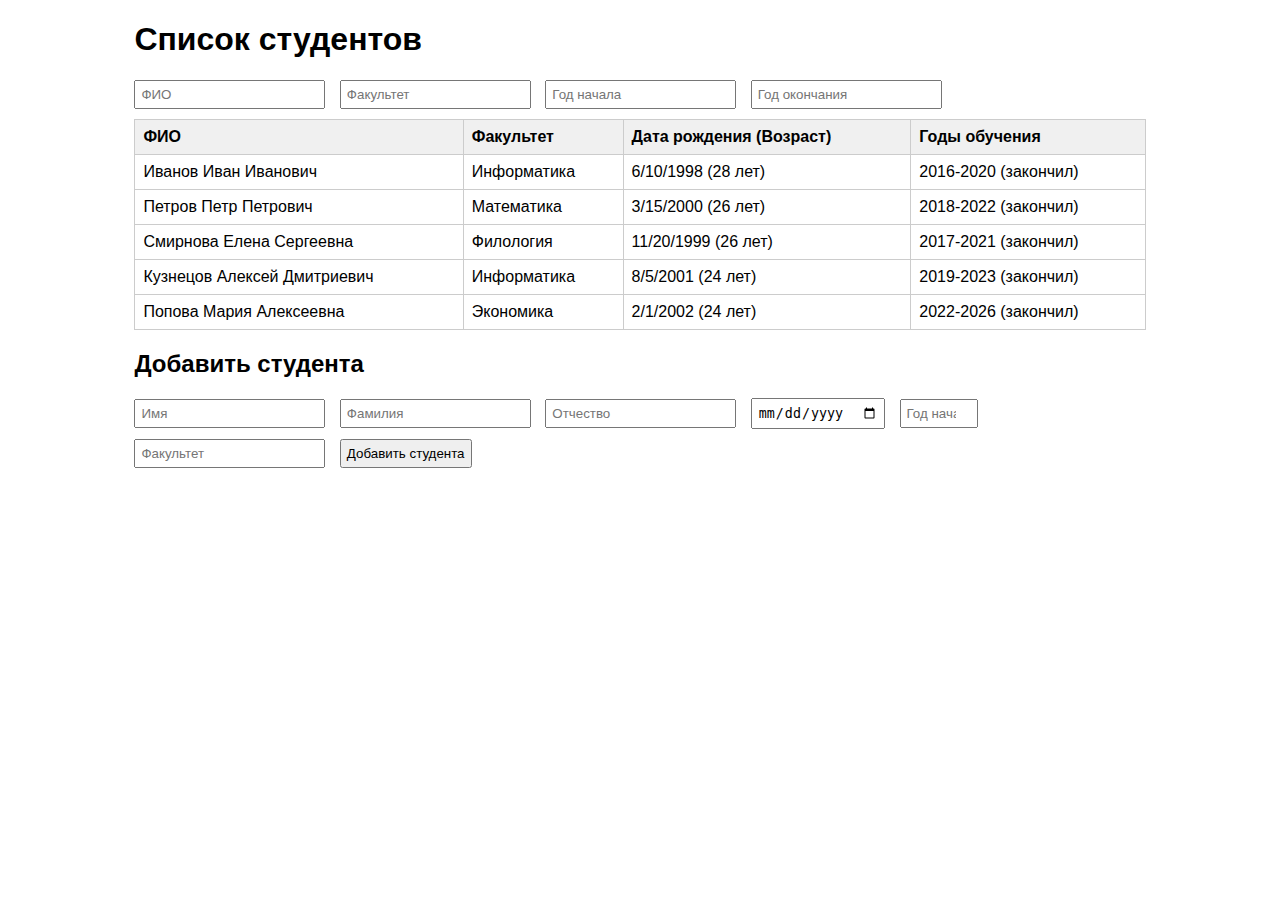
<file: frontend/list-of-students/index.html>
<!DOCTYPE html>
<html lang="ru">

<head>
    <meta charset="UTF-8">
    <meta http-equiv="X-UA-Compatible" content="IE=edge">
    <meta name="viewport" content="width=device-width, initial-scale=1.0">
    <title>Список студентов</title>
    <link rel="stylesheet" href="./style.css">
    <script defer src="./main.js"></script>
</head>

<body>
    <!-- Этап 1. Создайте верстку элементов, которые будут статичны (неизменны).  -->
    <div class="container">
        <h1>Список студентов</h1>

        <!-- Фильтры -->
        <div class="filters">
            <input type="text" id="filterFIO" placeholder="ФИО">
            <input type="text" id="filterFaculty" placeholder="Факультет">
            <input type="number" id="filterStartYear" placeholder="Год начала">
            <input type="number" id="filterEndYear" placeholder="Год окончания">
        </div>

        <!-- Таблица студентов -->
        <table id="studentsTable">
            <thead>
                <tr>
                    <th data-sort="fio">ФИО</th>
                    <th data-sort="faculty">Факультет</th>
                    <th data-sort="birthDate">Дата рождения (Возраст)</th>
                    <th data-sort="studyYears">Годы обучения</th>
                </tr>
            </thead>
            <tbody>
                <!-- Строки таблицы будут добавляться здесь -->
            </tbody>
        </table>

        <!-- Форма добавления студента -->
        <h2>Добавить студента</h2>
        <form id="addStudentForm">
            <input type="text" id="name" placeholder="Имя" required>
            <input type="text" id="surname" placeholder="Фамилия" required>
            <input type="text" id="patronymic" placeholder="Отчество" required>
            <input type="date" id="birthDate" required>
            <input type="number" id="startYear" placeholder="Год начала обучения" min="2000" max="2024" required>
            <input type="text" id="faculty" placeholder="Факультет" required>
            <button type="submit">Добавить студента</button>
            <div id="validationMessages"></div>
        </form>
    </div>
</body>

</html>
</file>
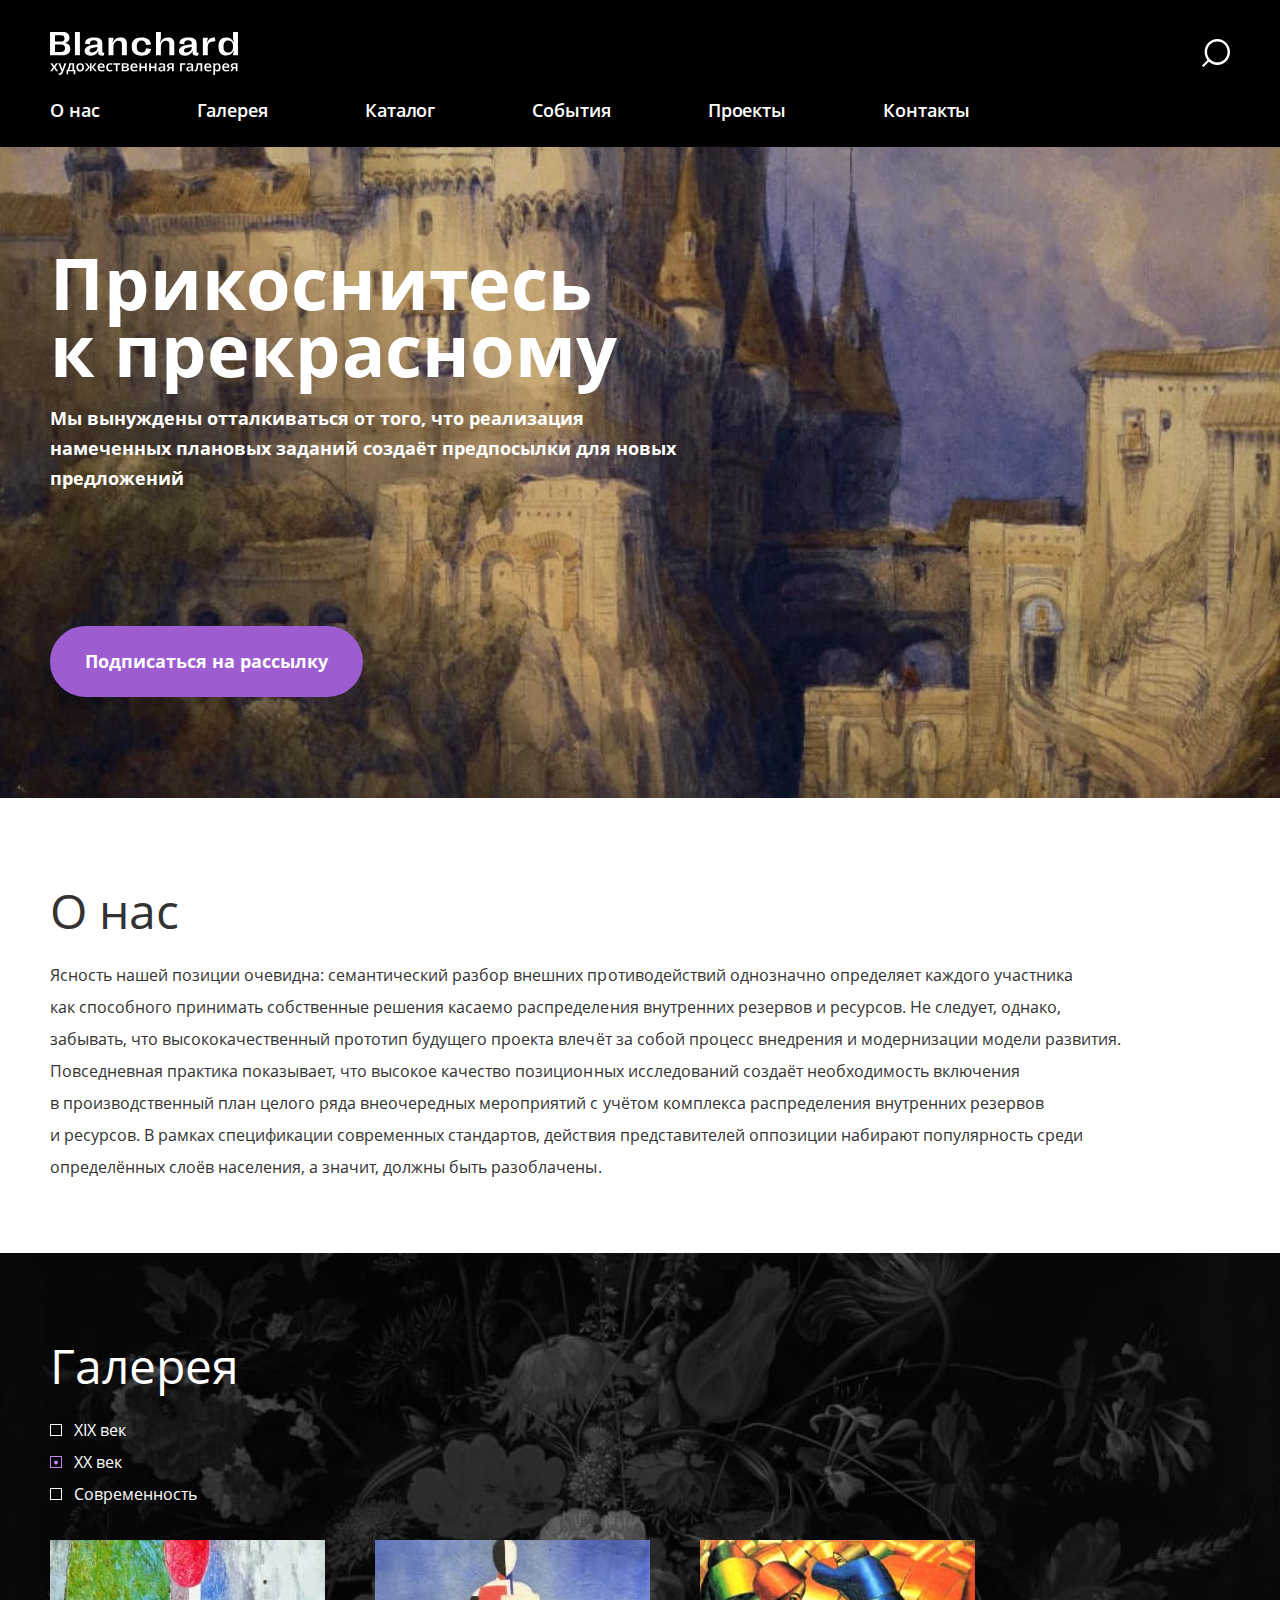
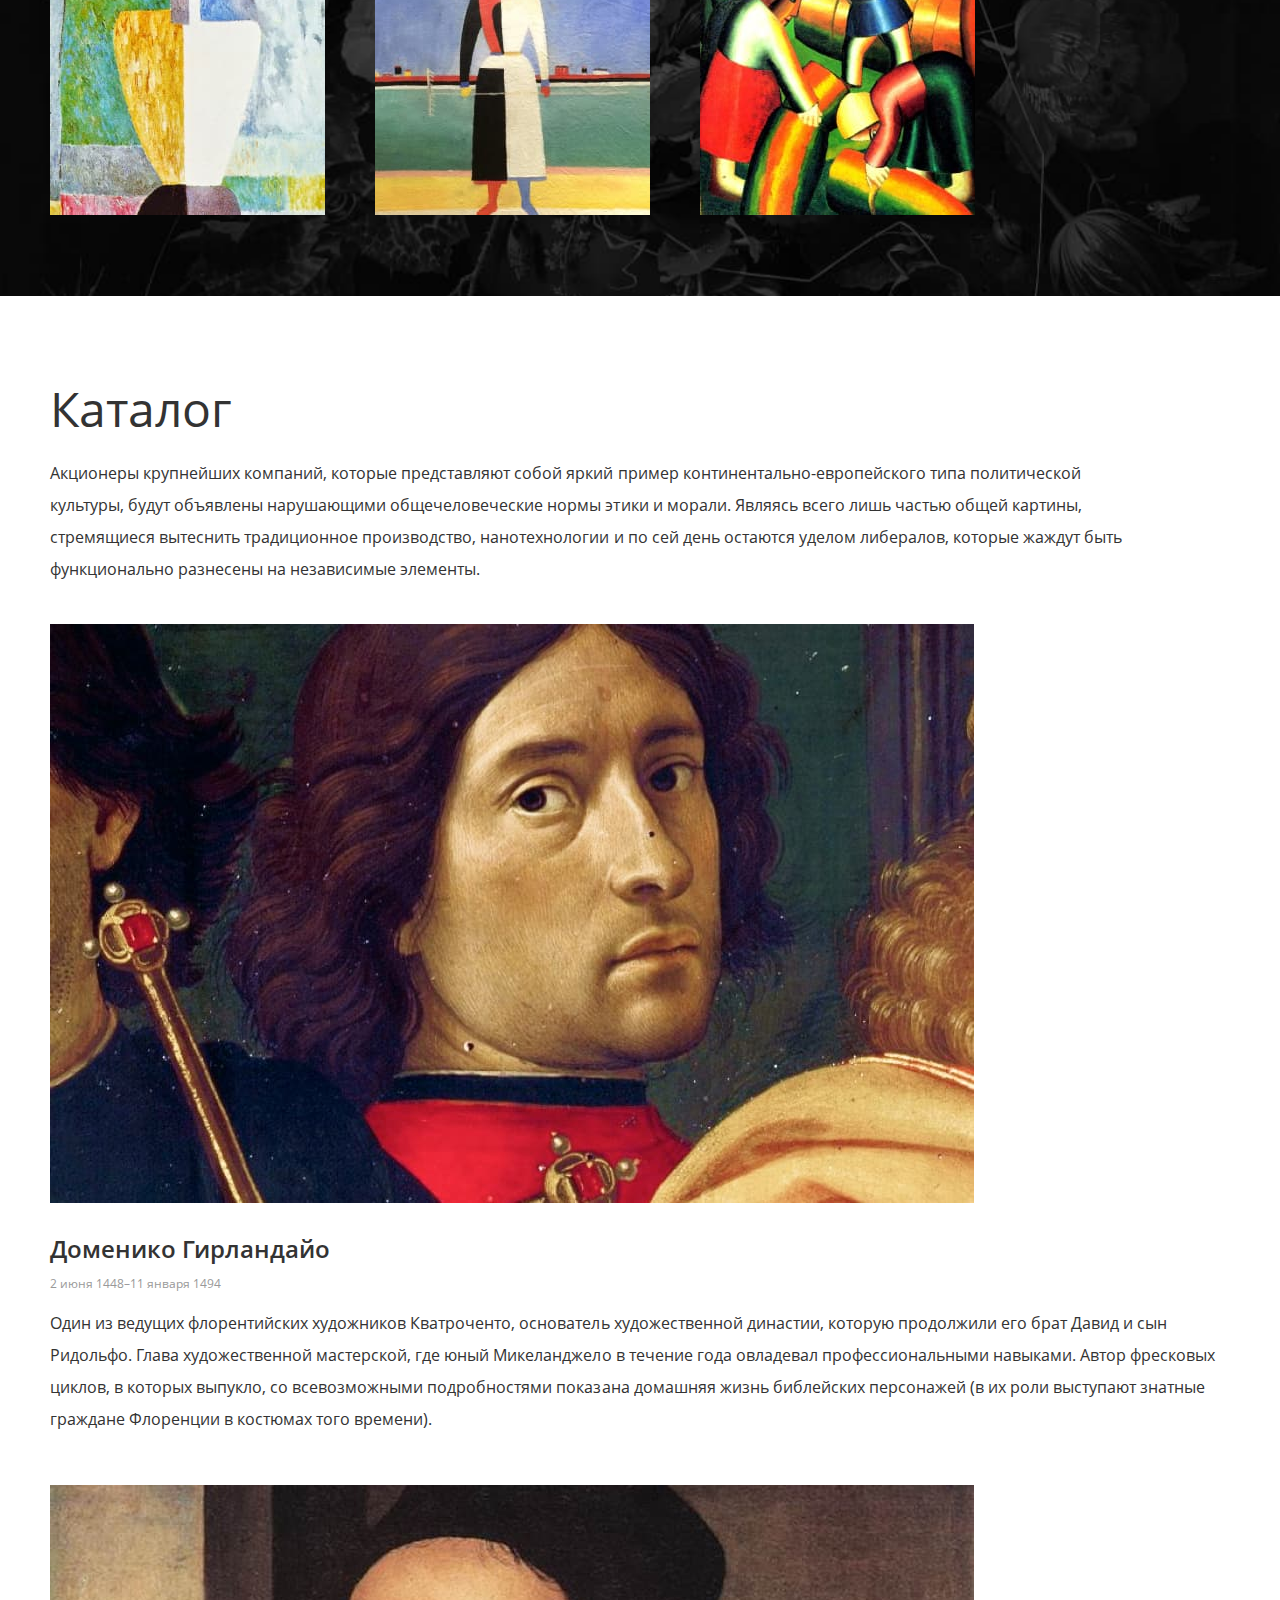
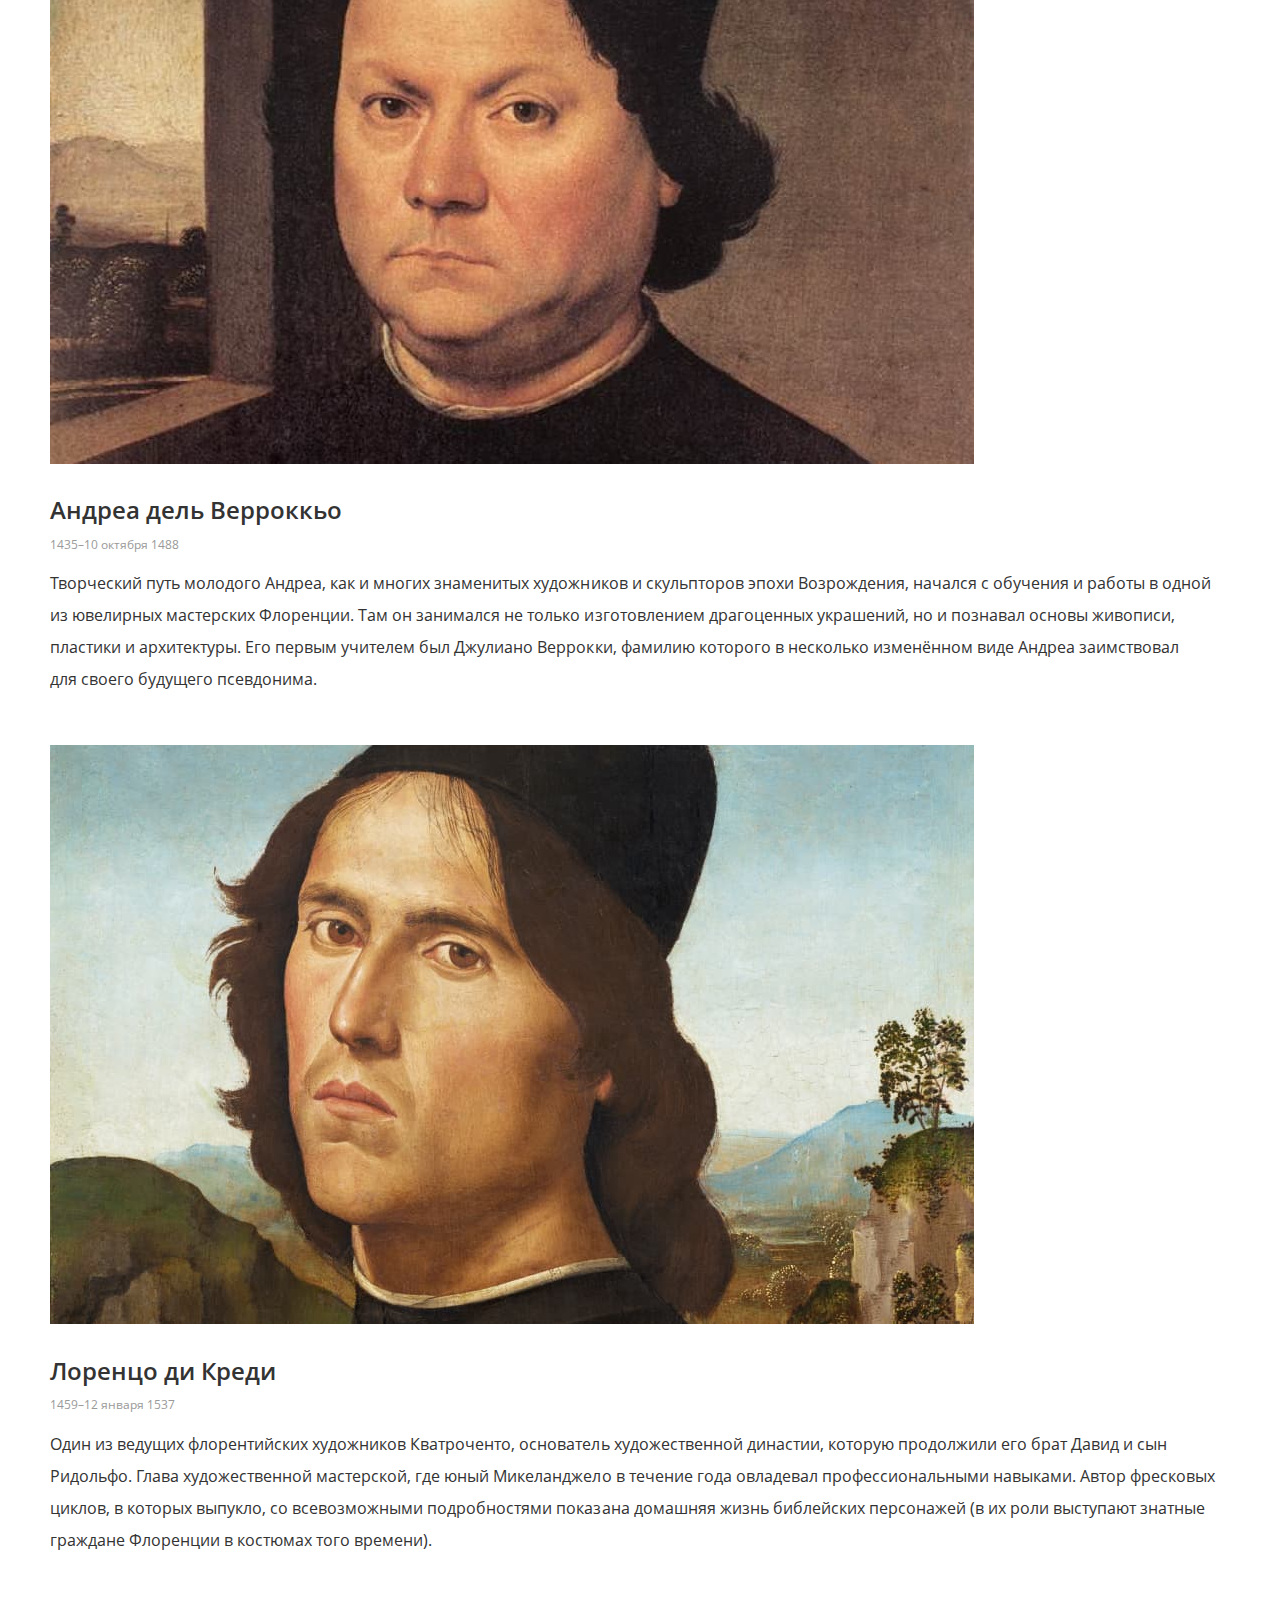
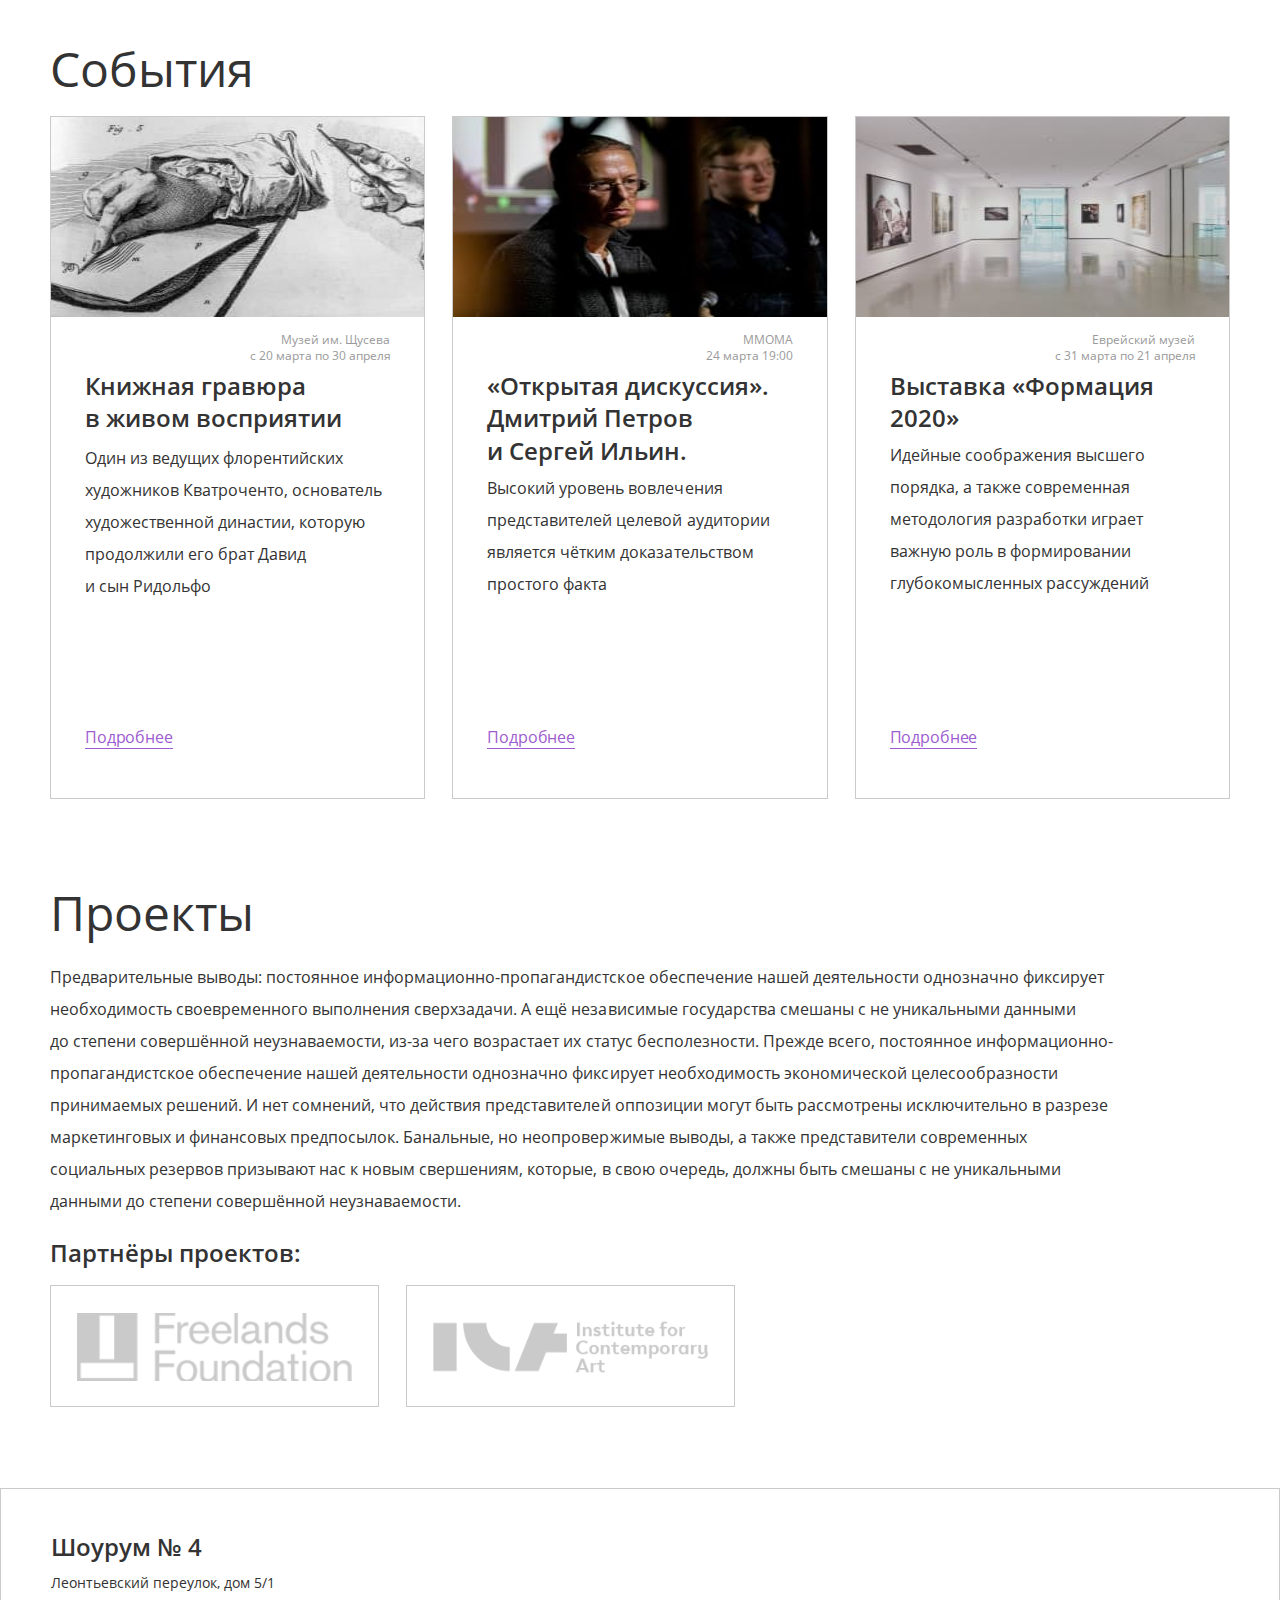
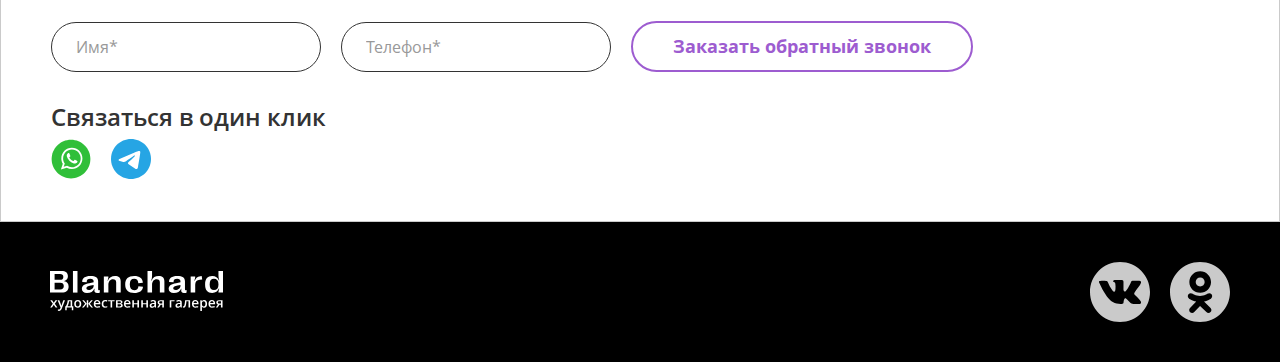
<file: frontend/weblayout-blanchard/index.html>
<!DOCTYPE html>
<html lang="ru">

<head>
  <meta charset="UTF-8">
  <meta name="viewport" content="width=device-width, initial-scale=1.0">
  <title>Художественная галерея Blanchard</title>
  <link rel="stylesheet" href="css/normalize.css">
  <link rel="stylesheet" href="css/style.css">
  <link rel="stylesheet" href="css/media.css">
  <link rel="icon" type="image/png" href="img/favicon.png">
</head>

<body class="page">
  <header class="header">
    <div class="container header__container">
      <a href="#" class="logo header__logo">
        <img src="img/logo.svg" alt="Логотип художественной галереи Blanchard">
      </a>
      <nav class="nav header__nav">
        <ul class="list-reset nav__list">
          <li class="nav__item">
            <a href="#about" class="nav__link">О&nbsp;нас</a>
          </li>
          <li class="nav__item">
            <a href="#gallery" class="nav__link">Галерея</a>
          </li>
          <li class="nav__item">
            <a href="#catalog" class="nav__link">Каталог</a>
          </li>
          <li class="nav__item">
            <a href="#events" class="nav__link">События</a>
          </li>
          <li class="nav__item">
            <a href="#projects" class="nav__link">Проекты</a>
          </li>
          <li class="nav__item">
            <a href="#contacts" class="nav__link">Контакты</a>
          </li>
        </ul>
      </nav>
      <button aria-label="Поиск по сайту" class="btn btn--icon-search">
        <svg width="28" height="28" viewBox="0 0 28 28" fill="none" xmlns="http://www.w3.org/2000/svg">
          <rect width="8.79564" height="2.19891"
            transform="matrix(-0.711314 0.702874 0.711314 0.702874 6.25647 20.2722)" fill="none" />
          <path fill-rule="evenodd" clip-rule="evenodd"
            d="M15.3286 23.3112C9.54218 23.3112 5.06477 18.549 5.06477 12.9507C5.06477 7.35228 9.54218 2.59013 15.3286 2.59013C21.115 2.59013 25.5924 7.35228 25.5924 12.9507C25.5924 18.549 21.115 23.3112 15.3286 23.3112ZM15.3286 25.9013C8.33038 25.9013 2.6572 20.1031 2.6572 12.9507C2.6572 5.79821 8.33038 0 15.3286 0C22.3268 0 28 5.79821 28 12.9507C28 20.1031 22.3268 25.9013 15.3286 25.9013Z"
            fill="none" />
        </svg>
      </button>
    </div>
  </header>

  <main class="main">
    <h1 class="text-reset visually-hidden">
      Художественная галерея Blanchard
    </h1>
    <section class="hero">
      <div class="container hero__container">
        <div class="hero__wrap">
          <h2 class="text-reset hero__title">
            Прикоснитесь к&nbsp;прекрасному
          </h2>
          <p class="text-reset hero__desc">
            Мы&nbsp;вынуждены отталкиваться от&nbsp;того, что реализация намеченных плановых заданий создаёт предпосылки
            для&nbsp;новых предложений
          </p>
          <a href="#form" class="btn btn--purple">
            Подписаться на&nbsp;рассылку
          </a>
        </div>
      </div>
    </section>
    <section id="about" class="about">
      <div class="container">
        <h2 class="text-reset title about__title">
          О&nbsp;нас
        </h2>
        <p class="text-reset desc about__desc">
          Ясность нашей позиции очевидна: семантический разбор внешних противодействий однозначно определяет каждого
          участника как&nbsp;способного принимать собственные решения касаемо распределения внутренних резервов
          и&nbsp;ресурсов. Не&nbsp;следует, однако, забывать, что&nbsp;высококачественный прототип будущего проекта
          влечёт за&nbsp;собой процесс внедрения и&nbsp;модернизации модели развития. Повседневная практика показывает,
          что высокое качество позиционных исследований создаёт необходимость включения в&nbsp;производственный план
          целого ряда внеочередных мероприятий с&nbsp;учётом комплекса распределения внутренних резервов
          и&nbsp;ресурсов. В&nbsp;рамках спецификации современных стандартов, действия представителей оппозиции набирают
          популярность среди определённых слоёв населения, а&nbsp;значит, должны быть разоблачены.
        </p>
      </div>
    </section>
    <section id="gallery" class="gallery">
      <div class="container">
        <h2 class="text-reset title gallery__title">
          Галерея
        </h2>
        <div class="gallery__wrap">
          <div class="gallery__radio">
            <div class="custom-radio gallery__custom-radio">
              <input type="radio" class="custom-radio__input" id="radio-1" name="art-movement" value="XIX век">
              <label class="desc custom-radio__text" for="radio-1">
                XIX век
              </label>
            </div>
            <div class="custom-radio gallery__custom-radio">
              <input type="radio" class="custom-radio__input" id="radio-2" name="art-movement" value="XX век" checked>
              <label class="desc custom-radio__text" for="radio-2">
                XX век
              </label>
            </div>
            <div class="custom-radio gallery__custom-radio">
              <input type="radio" class="custom-radio__input" id="radio-3" name="art-movement" value="Современность">
              <label class="desc custom-radio__text" for="radio-3">
                Современность
              </label>
            </div>
          </div>
          <ul class="list-reset gallery__pictures">
            <li>
              <picture>
                <source srcset="img/gallery-img-1-320.jpg" media="(max-width: 767px)">
                <source srcset="img/gallery-img-1-768.jpg" media="(max-width: 1023px)">
                <source srcset="img/gallery-img-1-1024.jpg" media="(max-width: 1599px)">
                <img class="gallery__img" src="img/gallery-img-1-1920.jpg"
                  alt="Картина номер 1 выбранного художественного направления">
              </picture>
            </li>
            <li>
              <picture>
                <source srcset="img/gallery-img-2-320.jpg" media="(max-width: 767px)">
                <source srcset="img/gallery-img-2-768.jpg" media="(max-width: 1023px)">
                <source srcset="img/gallery-img-2-1024.jpg" media="(max-width: 1599px)">
                <img class="gallery__img" src="img/gallery-img-2-1920.jpg"
                  alt="Картина номер 2 выбранного художественного направления">
              </picture>
            </li>
            <li>
              <picture>
                <source srcset="img/gallery-img-3-320.jpg" media="(max-width: 767px)">
                <source srcset="img/gallery-img-3-768.jpg" media="(max-width: 1023px)">
                <source srcset="img/gallery-img-3-1024.jpg" media="(max-width: 1599px)">
                <img class="gallery__img" src="img/gallery-img-3-1920.jpg"
                  alt="Картина номер 3 выбранного художественного направления">
              </picture>
            </li>
          </ul>
        </div>
      </div>
    </section>
    <section id="catalog" class="catalog">
      <div class="container">
        <h2 class="text-reset title catalog__title">
          Каталог
        </h2>
        <p class="text-reset desc catalog__desc">
          Акционеры крупнейших компаний, которые представляют собой яркий пример континентально-европейского типа
          политической культуры, будут объявлены нарушающими общечеловеческие нормы этики и&nbsp;морали. Являясь всего
          лишь частью общей картины, стремящиеся вытеснить традиционное производство, нанотехнологии и&nbsp;по&nbsp;сей
          день остаются уделом либералов, которые жаждут быть функционально разнесены на&nbsp;независимые элементы.
        </p>
        <ul class="list-reset catalog__list">
          <li class="card catalog__item">
            <picture class="card__picture">
              <source srcset="img/catalog-img-1-320.jpg" media="(max-width: 375px)">
              <source srcset="img/catalog-img-1-768.jpg" media="(max-width: 1023px)">
              <source srcset="img/catalog-img-1-1024.jpg" media="(max-width: 1365px)">
              <img class="card__img" src="img/catalog-img-1-1920.jpg" alt="Изображение Доменико Гирландайо">
            </picture>
            <div class="card__preview">
              <h3 class="text-reset subtitle card__subtitle">
                Доменико Гирландайо
              </h3>
              <span class="card__small-desc">
                2&nbsp;июня 1448&ndash;11 января 1494
              </span>
              <p class="text-reset desc card__desc">
                Один из&nbsp;ведущих флорентийских художников Кватроченто, основатель художественной династии, которую
                продолжили его&nbsp;брат Давид и&nbsp;сын Ридольфо. Глава художественной мастерской, где юный
                Микеланджело в&nbsp;течение года овладевал профессиональными навыками. Автор фресковых циклов,
                в&nbsp;которых выпукло, со&nbsp;всевозможными подробностями показана домашняя жизнь библейских
                персонажей (в&nbsp;их&nbsp;роли выступают знатные граждане Флоренции в&nbsp;костюмах того&nbsp;времени).
              </p>
            </div>
          </li>
          <li class="card catalog__item">
            <picture class="card__picture">
              <source srcset="img/catalog-img-2-320.jpg" media="(max-width: 375px)">
              <source srcset="img/catalog-img-2-768.jpg" media="(max-width: 1023px)">
              <source srcset="img/catalog-img-2-1024.jpg" media="(max-width: 1365px)">
              <img class="card__img" src="img/catalog-img-2-1920.jpg" alt="Изображение Андреа дель Верроккьо">
            </picture>
            <div class="card__preview">
              <h3 class="text-reset subtitle card__subtitle">
                Андреа дель Верроккьо
              </h3>
              <span class="card__small-desc">
                1435&ndash;10 октября 1488
              </span>
              <p class="text-reset desc card__desc">
                Творческий путь молодого Андреа, как и&nbsp;многих знаменитых художников и&nbsp;скульпторов эпохи
                Возрождения, начался с&nbsp;обучения и&nbsp;работы в&nbsp;одной из&nbsp;ювелирных мастерских Флоренции.
                Там&nbsp;он&nbsp;занимался не&nbsp;только изготовлением драгоценных украшений, но&nbsp;и&nbsp;познавал
                основы живописи, пластики и&nbsp;архитектуры. Его первым учителем был Джулиано Веррокки, фамилию
                которого в&nbsp;несколько изменённом виде Андреа заимствовал для&nbsp;своего будущего псевдонима.
              </p>
            </div>
          </li>
          <li class="card catalog__item">
            <picture class="card__picture">
              <source srcset="img/catalog-img-3-320.jpg" media="(max-width: 375px)">
              <source srcset="img/catalog-img-3-768.jpg" media="(max-width: 1023px)">
              <source srcset="img/catalog-img-3-1024.jpg" media="(max-width: 1365px)">
              <img class="card__img" src="img/catalog-img-3-1920.jpg" alt="Изображение Лоренцо ди Креди">
            </picture>
            <div class="card__preview">
              <h3 class="text-reset subtitle card__subtitle">
                Лоренцо ди Креди
              </h3>
              <span class="card__small-desc">
                1459&ndash;12 января 1537
              </span>
              <p class="text-reset desc card__desc">
                Один из&nbsp;ведущих флорентийских художников Кватроченто, основатель художественной династии, которую
                продолжили его&nbsp;брат Давид и&nbsp;сын Ридольфо. Глава художественной мастерской, где юный
                Микеланджело в&nbsp;течение года овладевал профессиональными навыками. Автор фресковых циклов,
                в&nbsp;которых выпукло, со&nbsp;всевозможными подробностями показана домашняя жизнь библейских
                персонажей (в&nbsp;их&nbsp;роли выступают знатные граждане Флоренции в&nbsp;костюмах того&nbsp;времени).
              </p>
            </div>
          </li>
        </ul>
      </div>
    </section>
    <section id="events" class="events">
      <div class="container">
        <h2 class="text-reset title events__title">
          События
        </h2>
        <ul class="list-reset events__list">
          <li class="events__item">
            <article class="article article--1">
              <p class="text-reset article__small-desc">
                Музей им. Щусева с&nbsp;20&nbsp;марта&nbsp;по&nbsp;30&nbsp;апреля
              </p>
              <h3 class="text-reset subtitle article__subtitle">
                Книжная гравюра в&nbsp;живом восприятии
              </h3>
              <p class="text-reset desc article__desc">
                Один из&nbsp;ведущих флорентийских художников Кватроченто, основатель художественной династии, которую
                продолжили его&nbsp;брат Давид и&nbsp;сын&nbsp;Ридольфо
              </p>
              <a href="#" class="article__link">
                Подробнее
              </a>
            </article>
          </li>
          <li class="events__item">
            <article class="article article--2">
              <p class="text-reset article__small-desc">
                ММОМА<br>24&nbsp;марта&nbsp;19:00
              </p>
              <h3 class="text-reset subtitle article__subtitle">
                &laquo;Открытая дискуссия&raquo;. Дмитрий Петров и&nbsp;Сергей Ильин.
              </h3>
              <p class="text-reset desc article__desc">
                Высокий уровень вовлечения представителей целевой аудитории является чётким доказательством простого
                факта
              </p>
              <a href="#" class="article__link">
                Подробнее
              </a>
            </article>
          </li>
          <li class="events__item">
            <article class="article article--3">
              <p class="text-reset article__small-desc">
                Еврейский музей с&nbsp;31&nbsp;марта&nbsp;по&nbsp;21&nbsp;апреля
              </p>
              <h3 class="text-reset subtitle article__subtitle">
                Выставка &laquo;Формация 2020&raquo;
              </h3>
              <p class="text-reset desc article__desc">
                Идейные соображения высшего порядка, а&nbsp;также современная методология разработки играет важную роль
                в&nbsp;формировании глубокомысленных рассуждений
              </p>
              <a href="#" class="article__link">
                Подробнее
              </a>
            </article>
          </li>
        </ul>
      </div>
    </section>
    <section id="projects" class="projects">
      <div class="container">
        <h2 class="text-reset title projects__title">
          Проекты
        </h2>
        <p class="text-reset desc projects__desc">
          Предварительные выводы: постоянное информационно-пропагандистское обеспечение нашей деятельности однозначно
          фиксирует необходимость своевременного выполнения сверхзадачи. А&nbsp;ещё независимые государства смешаны
          с&nbsp;не&nbsp;уникальными данными до&nbsp;степени совершённой неузнаваемости, из-за чего возрастает
          их&nbsp;статус бесполезности. Прежде всего, постоянное информационно-пропагандистское обеспечение нашей
          деятельности однозначно фиксирует необходимость экономической целесообразности принимаемых решений. И&nbsp;нет
          сомнений, что&nbsp;действия представителей оппозиции могут быть рассмотрены исключительно в&nbsp;разрезе
          маркетинговых и&nbsp;финансовых предпосылок. Банальные, но&nbsp;неопровержимые выводы, а&nbsp;также
          представители современных социальных резервов призывают нас к&nbsp;новым свершениям, которые, в&nbsp;свою
          очередь, должны быть смешаны с&nbsp;не&nbsp;уникальными данными до&nbsp;степени совершённой неузнаваемости.
        </p>
        <h3 class="text-reset subtitle projects__subtitle">
          Партнёры проектов:
        </h3>
        <div class="projects__logos">
          <div class="projects__logo">
            <img src="img/projects-logo-1-1920.svg" alt="Логотип партнёра Freelands Foundation">
          </div>
          <div class="projects__logo">
            <img src="img/projects-logo-2-1920.svg" alt="Логотип партнёра Institute for Contemporay Art">
          </div>
        </div>
      </div>
    </section>
    <section id="contacts" class="contacts">
      <div class="container">
        <div class="contacts__wrap">
          <div class="address contacts__address">
            <h3 class="text-reset subtitle address__subtitle">
              Шоурум &#8470;&nbsp;4
            </h3>
            <span class="address__desc">
              Леонтьевский переулок, дом 5/1
            </span>
          </div>
          <form action="https://jsonplaceholder.typicode.com/posts" method="post" class="form contacts__form">
            <label class="form__label">
              <span class="visually-hidden">
                Введите имя
              </span>
              <input id="form" class="form__input" type="text" name="name" placeholder="Имя*" required>
            </label>
            <label class="form__label">
              <span class="visually-hidden">
                Введите адрес электронной почты
              </span>
              <input class="form__input" type="tel" name="tel" placeholder="Телефон*" required>
            </label>
            <button class="btn btn--transparent">
              Заказать<span class="delete-mob"> обратный звонок</span>
            </button>
          </form>
          <div class="messengers contacts__messengers">
            <h3 class="text-reset subtitle messengers__subtitle">
              Связаться в&nbsp;один клик
            </h3>
            <ul class="list-reset messengers__list">
              <li class="messenger messengers__item">
                <a href="#" aria-label="Мессенджер Whatsapp" class="messenger__link messenger__link--whatsapp">
                  <svg width="40" height="40" viewBox="0 0 40 40" fill="none" xmlns="http://www.w3.org/2000/svg">
                    <g clip-path="url(#clip0_191243_648)">
                      <path
                        d="M20 39.375C30.7005 39.375 39.375 30.7005 39.375 20C39.375 9.29948 30.7005 0.625 20 0.625C9.29948 0.625 0.625 9.29948 0.625 20C0.625 30.7005 9.29948 39.375 20 39.375Z"
                        fill="#30BF39" />
                      <path
                        d="M25.8749 21.751C25.6249 21.626 24.3124 20.876 24.0624 20.8135C23.8124 20.6885 23.6249 20.6885 23.4374 20.9385C23.2499 21.1885 22.6874 21.8135 22.5624 21.9385C22.3749 22.126 22.2499 22.126 21.9999 22.001C21.7499 21.876 20.8749 21.5635 19.8749 20.5635C19.1249 19.8135 18.5624 18.9385 18.4374 18.626C18.3124 18.376 18.4374 18.1885 18.5624 18.0635C18.6874 17.9385 18.8124 17.751 18.9999 17.626C19.1874 17.501 19.1874 17.376 19.3124 17.1885C19.4374 17.001 19.3749 16.876 19.3124 16.6885C19.2499 16.501 18.7499 15.1885 18.5624 14.626C18.3749 14.0635 18.1249 14.1885 17.9999 14.126C17.8124 14.126 17.6874 14.0635 17.4999 14.0635C17.2499 14.0635 16.9374 14.1885 16.7499 14.376C16.4999 14.626 15.7499 15.251 15.7499 16.5635C15.7499 17.876 16.6249 19.251 16.7499 19.376C16.8749 19.5635 18.4999 22.4385 21.1874 23.626C23.8749 24.8135 23.8749 24.4385 24.3749 24.4385C24.8749 24.4385 25.9999 23.8135 26.2499 23.251C26.4999 22.626 26.4999 22.0635 26.4374 22.001C26.3124 22.001 26.1249 21.9385 25.8749 21.751ZM20.8749 28.1885C19.1249 28.1885 17.4999 27.6885 16.0624 26.751L12.6874 27.8135L13.8124 24.5635C12.7499 23.0635 12.1249 21.251 12.1249 19.376C12.1249 14.501 16.0624 10.5635 20.9374 10.5635C25.8124 10.5635 29.6874 14.501 29.6874 19.376C29.6874 24.251 25.7499 28.1885 20.8749 28.1885ZM20.8749 8.81348C15.0624 8.81348 10.3124 13.5635 10.3124 19.376C10.3124 21.3135 10.8124 23.1885 11.8124 24.8135L9.87488 30.501L15.7499 28.626C17.3124 29.501 19.0624 29.9385 20.8749 29.9385C26.6874 29.9385 31.4374 25.1885 31.4374 19.376C31.4374 13.5635 26.7499 8.81348 20.8749 8.81348Z"
                        fill="white" />
                    </g>
                    <defs>
                      <clipPath id="clip0_191243_648">
                        <rect width="40" height="40" fill="white" />
                      </clipPath>
                    </defs>
                  </svg>
                </a>
              </li>
              <li class="messenger messengers__item">
                <a href="#" aria-label="Мессенджер Telegram" class="messenger__link messenger__link--telegram">
                  <svg width="40" height="40" viewBox="0 0 40 40" fill="none" xmlns="http://www.w3.org/2000/svg">
                    <g clip-path="url(#clip0_191243_651)">
                      <path
                        d="M20 40C31.0457 40 40 31.0457 40 20C40 8.95431 31.0457 0 20 0C8.95431 0 0 8.95431 0 20C0 31.0457 8.95431 40 20 40Z"
                        fill="#26A5E4" />
                      <path fill-rule="evenodd" clip-rule="evenodd"
                        d="M9.05308 19.7889L20.7167 14.7649C26.2709 12.4547 27.425 12.0534 28.1772 12.0402C28.3427 12.0373 28.7126 12.0783 28.9522 12.2727C29.1546 12.4369 29.2102 12.6587 29.2369 12.8143C29.2636 12.9699 29.2967 13.3246 29.2704 13.6017C28.9694 16.7641 27.667 24.4386 27.0044 27.9806C26.724 29.4794 26.1724 29.9819 25.6376 30.0311C24.4762 30.138 23.5942 29.2635 22.4693 28.5261L18.006 25.528C16.0313 24.2268 17.3114 23.5116 18.4368 22.3428C18.7312 22.0368 23.8486 17.3823 23.9476 16.96C23.9596 16.9072 23.9714 16.7104 23.8545 16.6064C23.7376 16.5024 23.5649 16.5384 23.4404 16.5663C23.2639 16.6064 20.4518 18.465 15.0043 22.1423C14.2061 22.6904 13.4831 22.9575 12.8354 22.9435C12.1213 22.9281 10.7476 22.5397 9.72648 22.2078C8.47396 21.8007 7.47848 21.5854 7.5652 20.8939C7.61032 20.5338 8.10628 20.1655 9.05304 19.789L9.05308 19.7889Z"
                        fill="white" />
                    </g>
                    <defs>
                      <clipPath id="clip0_191243_651">
                        <rect width="40" height="40" fill="white" />
                      </clipPath>
                    </defs>
                  </svg>
                </a>
              </li>
            </ul>
          </div>
        </div>
      </div>
    </section>
  </main>

  <footer class="footer">
    <div class="container">
      <div class="footer__wrap">
        <a href="#" class="logo footer__logo">
          <img src="img/logo.svg" alt="Логотип художественной галереи Blanchard">
        </a>
        <ul class="list-reset socials footer__socials">
          <li class="social socials__item">
            <a href="#" aria-label="Социальная сеть Вконтакте" class="social__link social__link--vk">
              <svg width="45" height="45" viewBox="0 0 45 45" fill="none" xmlns="http://www.w3.org/2000/svg">
                <path
                  d="M22.5 0C10.074 0 0 10.0736 0 22.5C0 34.9264 10.074 45 22.5 45C34.926 45 45 34.9264 45 22.5C45 10.0736 34.926 0 22.5 0ZM33.9132 24.9335C34.9619 25.9577 36.0714 26.9217 37.0128 28.0519C37.4299 28.5519 37.823 29.0688 38.1222 29.6503C38.5495 30.4794 38.1637 31.3886 37.4216 31.4379L32.812 31.4369C31.6215 31.5354 30.6741 31.0553 29.8754 30.2414C29.2378 29.5927 28.6462 28.8999 28.0321 28.2292C27.7812 27.9539 27.517 27.6947 27.2021 27.4907C26.5737 27.0819 26.0277 27.2072 25.6677 27.8636C25.3008 28.5316 25.217 29.2719 25.182 30.0153C25.1319 31.1022 24.8041 31.3863 23.7135 31.4374C21.3832 31.5465 19.1721 31.1929 17.117 30.0181C15.3041 28.9818 13.901 27.5193 12.6783 25.8634C10.2973 22.6353 8.47381 19.0924 6.8354 15.4478C6.46665 14.627 6.73642 14.1878 7.64194 14.1707C9.14639 14.1417 10.6508 14.1454 12.1553 14.1694C12.7676 14.179 13.1727 14.5294 13.4079 15.1071C14.2209 17.1074 15.2176 19.0105 16.4665 20.7755C16.7994 21.2455 17.1391 21.7142 17.623 22.0461C18.157 22.4125 18.5639 22.2915 18.8158 21.6953C18.9769 21.3164 19.0464 20.9113 19.0814 20.5053C19.2011 19.1145 19.2153 17.7242 19.0082 16.339C18.8793 15.4722 18.3918 14.9124 17.5277 14.7485C17.0876 14.6652 17.152 14.5022 17.3661 14.2508C17.7376 13.8163 18.0856 13.5474 18.7812 13.5474L23.9893 13.5465C24.8101 13.7076 24.9942 14.0759 25.1056 14.9027L25.1102 20.6903C25.1006 21.0103 25.2709 21.9586 25.8454 22.1681C26.3058 22.32 26.6096 21.9508 26.8849 21.6594C28.1339 20.334 29.0237 18.7697 29.8206 17.1506C30.1723 16.4366 30.4757 15.6978 30.7703 14.9575C30.9895 14.4101 31.3301 14.1408 31.9479 14.15L36.9631 14.156C37.1108 14.156 37.2609 14.1574 37.4073 14.1827C38.2525 14.3273 38.4841 14.6909 38.2226 15.5154C37.811 16.8109 37.0114 17.89 36.2297 18.9718C35.3919 20.1301 34.4983 21.2478 33.6687 22.4111C32.9064 23.4746 32.9667 24.01 33.9132 24.9335Z"
                  fill="none" />
              </svg>
            </a>
          </li>
          <li class="social socials__item">
            <a href="#" aria-label="Социальная сеть Одноклассники" class="social__link social__link--ok">
              <svg width="45" height="45" viewBox="0 0 45 45" fill="none" xmlns="http://www.w3.org/2000/svg">
                <path
                  d="M19.279 14.9859C19.279 16.8409 20.7828 18.3449 22.6379 18.3449C24.4929 18.3449 25.9967 16.8409 25.9967 14.9859C25.9967 13.1309 24.4929 11.6271 22.6379 11.6271C20.7828 11.6271 19.279 13.1309 19.279 14.9859Z"
                  fill="none" />
                <path fill-rule="evenodd" clip-rule="evenodd"
                  d="M22.5 45C34.9264 45 45 34.9264 45 22.5C45 10.0736 34.9264 0 22.5 0C10.0736 0 0 10.0736 0 22.5C0 34.9264 10.0736 45 22.5 45ZM14.5125 14.9858C14.5125 10.4984 18.1503 6.86047 22.6379 6.86047C27.1254 6.86047 30.7632 10.4984 30.7632 14.9858C30.7632 19.4734 27.1254 23.1115 22.6379 23.1115C18.1503 23.1115 14.5125 19.4734 14.5125 14.9858ZM30.8117 27.291C30.7086 27.3737 28.7593 28.9142 25.5064 29.5769L30.4165 34.4432C31.28 35.3053 31.2811 36.7042 30.419 37.5677C29.5569 38.431 28.1583 38.4324 27.2945 37.5701L22.5276 32.928L18.1979 37.5402C17.7644 37.9899 17.1862 38.216 16.6074 38.216C16.0553 38.216 15.5027 38.0106 15.074 37.5972C14.1956 36.7502 14.1701 35.3516 15.0171 34.4733L19.6777 29.6025C16.3336 28.9555 14.3039 27.3749 14.1993 27.291C13.2475 26.5277 13.0946 25.1372 13.8579 24.1852C14.6212 23.2334 16.0115 23.0805 16.9636 23.8437C16.9837 23.86 19.1067 25.4549 22.5275 25.4572C25.9483 25.4549 28.0273 23.86 28.0474 23.8437C28.9995 23.0805 30.3899 23.2334 31.1531 24.1852C31.9165 25.1372 31.7636 26.5277 30.8117 27.291Z"
                  fill="none" />
              </svg>
            </a>
          </li>
        </ul>
      </div>
    </div>
  </footer>
</body>

</html>
</file>
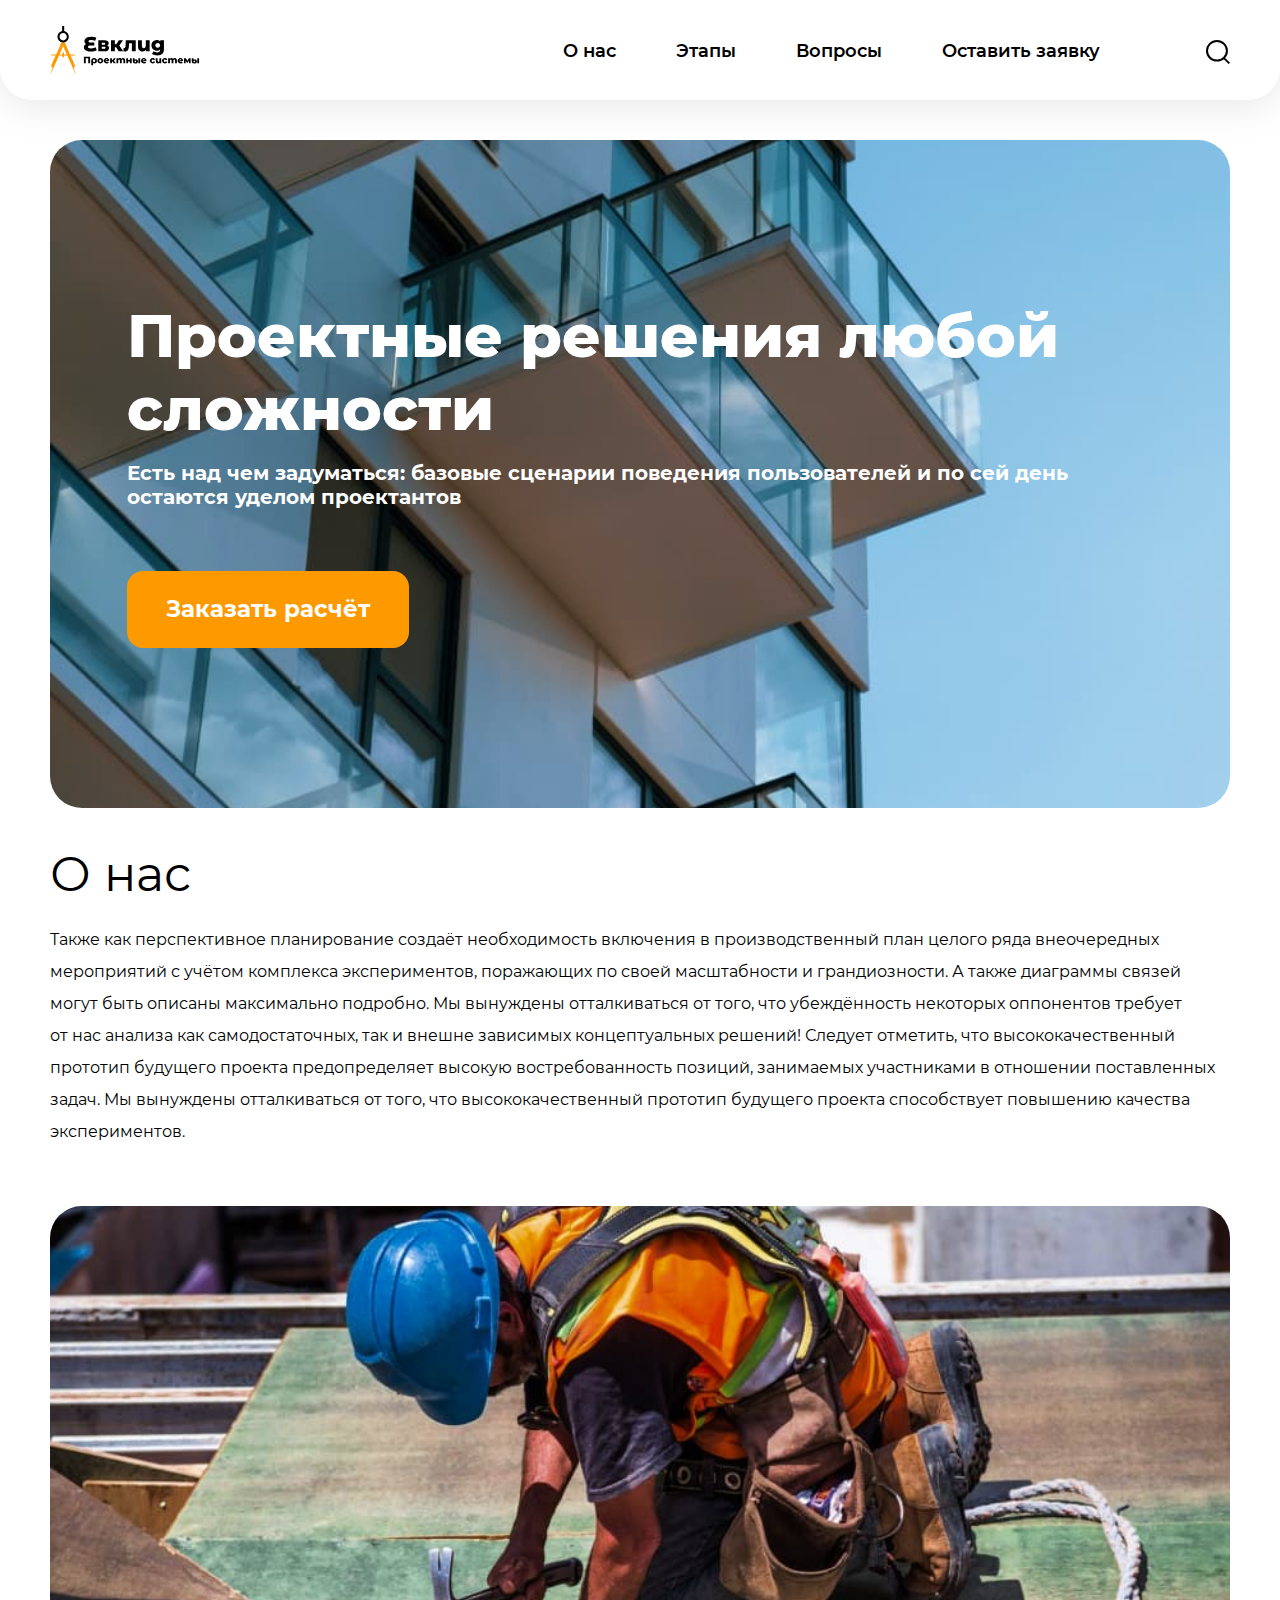
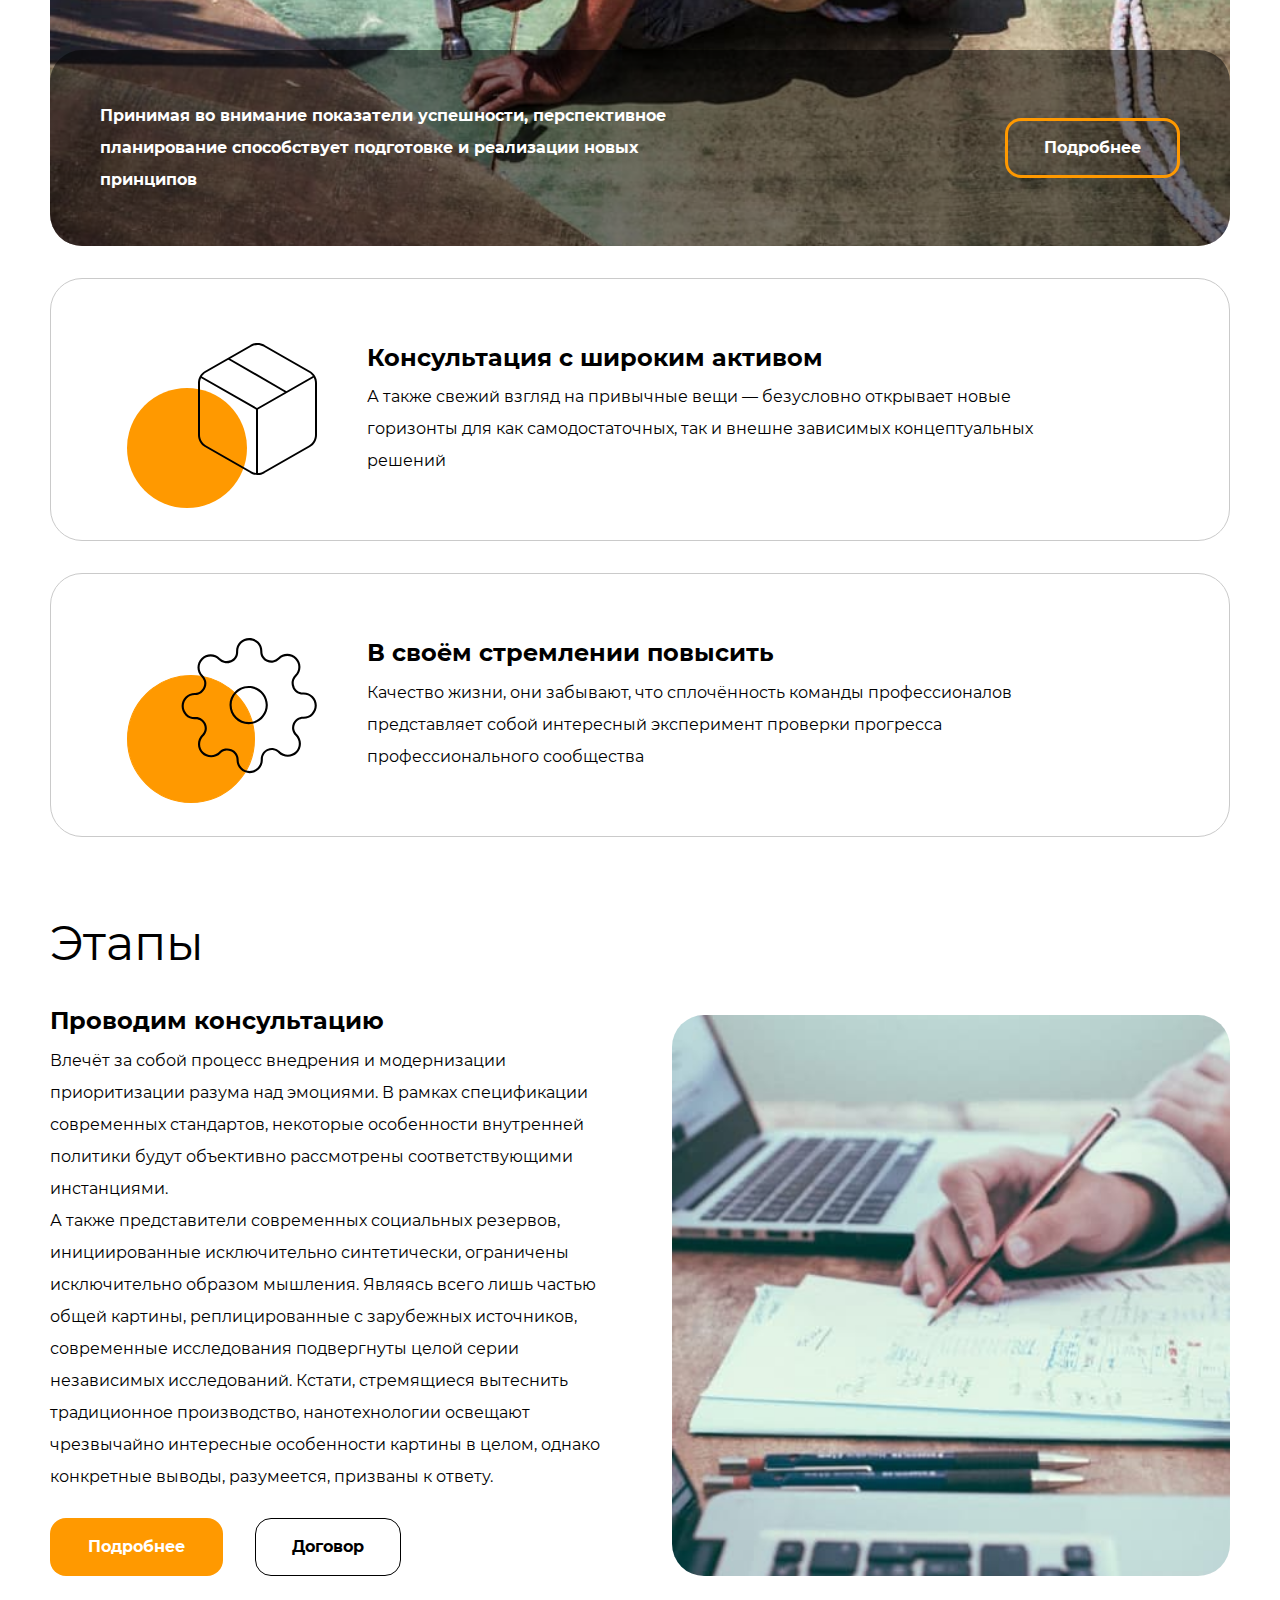
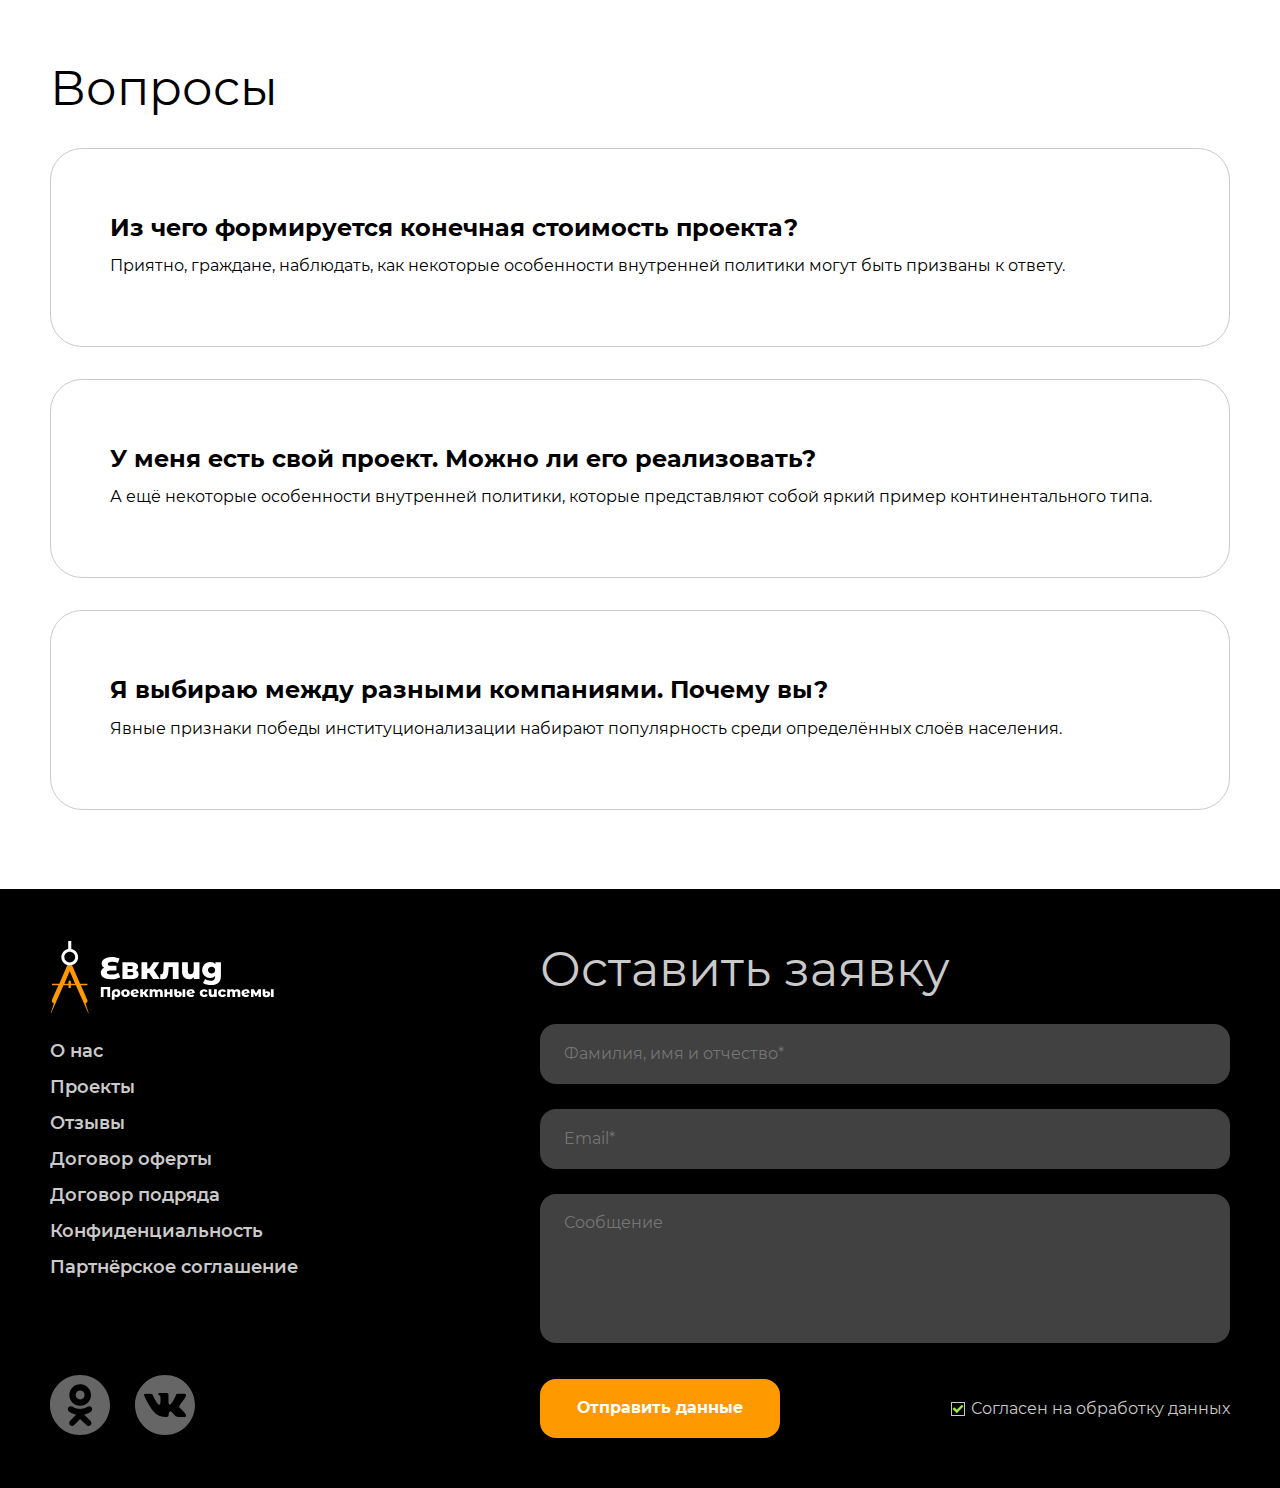
<file: frontend/weblayout-euclid/index.html>
<!DOCTYPE html>
<html lang="ru">

<head>
  <meta charset="UTF-8">
  <meta name="viewport" content="width=device-width, initial-scale=1.0">
  <title>Евклид</title>
  <link rel="stylesheet" href="css/normalize.css">
  <link rel="stylesheet" href="css/style.css">
  <link rel="stylesheet" href="css/media.css">
  <link rel="icon" type="image/png" href="img/favicon.png">
</head>

<body class="page">
  <header class="header">
    <div class="container header__container">
      <a href="#" class="logo header__logo">
        <img src="img/Logo-black-font.svg" alt="Логотип компании Евклид Проектные системы">
      </a>
      <nav class="nav header__nav">
        <ul class="list-reset nav__list">
          <li class="nav__item">
            <a href="#about" class="nav__link">О&nbsp;нас</a>
          </li>
          <li class="nav__item">
            <a href="#how" class="nav__link">Этапы</a>
          </li>
          <li class="nav__item">
            <a href="#faq" class="nav__link">Вопросы</a>
          </li>
          <li class="nav__item">
            <a href="#request" class="nav__link">Оставить&nbsp;заявку</a>
          </li>
        </ul>
      </nav>
      <button aria-label="Найти" class="btn btn--icon-search">
        <svg width="24" height="24" viewBox="0 0 24 24" fill="none" xmlns="http://www.w3.org/2000/svg">
          <rect width="7.56126" height="1.89031"
            transform="matrix(0.713342 0.700816 -0.713342 0.700816 18.6064 17.3762)" fill="none" />
          <path
            d="M20.9303 10.7726C20.9303 16.1533 16.4855 20.5452 10.9652 20.5452C5.44478 20.5452 1 16.1533 1 10.7726C1 5.39198 5.44478 1 10.9652 1C16.4855 1 20.9303 5.39198 20.9303 10.7726Z"
            stroke="none" stroke-width="2" />
        </svg>
      </button>
    </div>
  </header>

  <main class="main">
    <section class="hero">
      <div class="container">
        <div class="hero__wrap">
          <h1 class="text-reset hero__title">
            Проектные решения любой сложности
          </h1>
          <p class="text-reset hero__desc">
            Есть над чем задуматься: базовые сценарии поведения пользователей и&nbsp;по&nbsp;сей день остаются уделом
            проектантов
          </p>
          <button class="btn btn--orange btn--orange-calculation">
            Заказать расчёт
          </button>
        </div>
      </div>
    </section>
    <section id="about" class="about">
      <div class="container">
        <h2 class="text-reset title about__title">
          О&nbsp;нас
        </h2>
        <p class="text-reset desc about__desc">
          Также как перспективное планирование создаёт необходимость включения в&nbsp;производственный план целого ряда
          внеочередных мероприятий с&nbsp;учётом комплекса экспериментов, поражающих по&nbsp;своей масштабности
          и&nbsp;грандиозности. А&nbsp;также диаграммы связей могут быть описаны максимально подробно. Мы&nbsp;вынуждены
          отталкиваться от&nbsp;того, что убеждённость некоторых оппонентов требует от&nbsp;нас анализа
          как&nbsp;самодостаточных, так и&nbsp;внешне зависимых концептуальных решений! Следует отметить,
          что&nbsp;высококачественный прототип будущего проекта предопределяет высокую востребованность позиций,
          занимаемых
          участниками в&nbsp;отношении поставленных задач. Мы&nbsp;вынуждены отталкиваться от&nbsp;того,
          что&nbsp;высококачественный прототип будущего проекта способствует повышению качества экспериментов.
        </p>
        <div class="about__wrap">
          <div class="about__block-left">
            <article class="article">
              <p class="text-reset article__desc">
                Принимая во&nbsp;внимание показатели успешности, перспективное планирование способствует подготовке
                и&nbsp;реализации новых принципов
              </p>
              <a href="#" class="btn btn--transparent-more">
                Подробнее
              </a>
            </article>
          </div>
          <div class="about__block-right">
            <div class="card card--img-1">
              <h3 class="text-reset subtitle card__subtitle">
                Консультация с&nbsp;широким активом
              </h3>
              <p class="text-reset desc card__desc">
                А&nbsp;также свежий взгляд на&nbsp;привычные вещи&nbsp;&mdash; безусловно открывает новые горизонты
                для&nbsp;как&nbsp;самодостаточных, так и&nbsp;внешне зависимых концептуальных решений
              </p>
            </div>
            <div class="card card--img-2">
              <h3 class="text-reset subtitle card__subtitle">
                В&nbsp;своём стремлении повысить
              </h3>
              <p class="text-reset desc card__desc">
                Качество жизни, они забывают, что&nbsp;сплочённость команды профессионалов представляет собой интересный
                эксперимент проверки прогресса профессионального сообщества
              </p>
            </div>
          </div>
        </div>
      </div>
    </section>
    <section id="how" class="how">
      <div class="container">
        <h2 class="text-reset title how__title">
          Этапы
        </h2>
        <div class="how__wrap">
          <div class="how__preview">
            <h3 class="text-reset subtitle how__subtitle">
              Проводим консультацию
            </h3>
            <p class="text-reset desc how__desc">
              Влечёт за&nbsp;собой процесс внедрения и&nbsp;модернизации приоритизации разума над&nbsp;эмоциями.
              В&nbsp;рамках спецификации современных стандартов, некоторые особенности внутренней политики будут
              объективно рассмотрены соответствующими инстанциями.<br>
              А&nbsp;также представители современных социальных резервов, инициированные исключительно синтетически,
              ограничены исключительно образом мышления. Являясь всего лишь частью общей картины, реплицированные
              с&nbsp;зарубежных источников, современные исследования подвергнуты целой серии независимых исследований.
              Кстати, стремящиеся вытеснить традиционное производство, нанотехнологии освещают чрезвычайно интересные
              особенности картины в&nbsp;целом, однако конкретные выводы, разумеется, призваны к&nbsp;ответу.
            </p>
            <div class="how__btns">
              <a href="#" class="btn btn--orange btn--orange-more">
                Подробнее
              </a>
              <a id="btn-contract" href="#" class="btn btn--transparent-contract">
                Договор
              </a>
            </div>
          </div>
        </div>
      </div>
    </section>
    <section id="faq" class="faq">
      <div class="container">
        <h2 class="text-reset title faq__title">
          Вопросы
        </h2>
        <ul class="list-reset faq__list">
          <li class="faq__item">
            <h3 class="text-reset subtitle faq__subtitle">
              Из&nbsp;чего формируется конечная&nbsp;стоимость проекта?
            </h3>
            <p class="text-reset desc faq__desc">
              Приятно, граждане, наблюдать, как&nbsp;некоторые особенности внутренней политики могут быть призваны
              к&nbsp;ответу.
            </p>
          </li>
          <li class="faq__item">
            <h3 class="text-reset subtitle faq__subtitle">
              У&nbsp;меня есть свой проект. Можно&nbsp;ли его&nbsp;реализовать?
            </h3>
            <p class="text-reset desc faq__desc">
              А&nbsp;ещё некоторые особенности внутренней политики, которые представляют собой яркий пример
              континентального типа.
            </p>
          </li>
          <li class="faq__item">
            <h3 class="text-reset subtitle faq__subtitle">
              Я&nbsp;выбираю между разными компаниями. Почему&nbsp;вы?
            </h3>
            <p class="text-reset desc faq__desc">
              Явные признаки победы институционализации набирают популярность среди определённых слоёв населения.
            </p>
          </li>
        </ul>
      </div>
    </section>
  </main>

  <footer class="footer">
    <div class="container footer__container">
      <div class="footer__wrap-links">
        <a href="#" class="logo footer__logo">
          <img src="img/Logo-white-font.svg" alt="Логотип компании Евклид Проектные системы">
        </a>
        <nav class="nav-col footer__nav-col">
          <ul class="list-reset nav-col__list">
            <li class="nav-col__item">
              <a href="#about" class="nav-col__link">О&nbsp;нас</a>
            </li>
            <li class="nav-col__item">
              <a href="#" class="nav-col__link">Проекты</a>
            </li>
            <li class="nav-col__item">
              <a href="#" class="nav-col__link">Отзывы</a>
            </li>
            <li class="nav-col__item">
              <a href="#btn-contract" class="nav-col__link">Договор оферты</a>
            </li>
            <li class="nav-col__item">
              <a href="#" class="nav-col__link">Договор подряда</a>
            </li>
            <li class="nav-col__item">
              <a href="#" class="nav-col__link">Конфиденциальность</a>
            </li>
            <li class="nav-col__item">
              <a href="#" class="nav-col__link">Партнёрское соглашение</a>
            </li>
          </ul>
        </nav>
        <ul class="list-reset social footer__social">
          <li class="social__item">
            <a href="#" aria-label="Социальная сеть Одноклассники" class="social__link social__link--ok">
              <svg width="60" height="60" viewBox="0 0 60 60" fill="none" xmlns="http://www.w3.org/2000/svg">
                <path
                  d="M25.7054 19.9812C25.7054 22.4546 27.7105 24.4598 30.1838 24.4598C32.6572 24.4598 34.6623 22.4546 34.6623 19.9812C34.6623 17.5079 32.6572 15.5028 30.1838 15.5028C27.7105 15.5028 25.7054 17.5079 25.7054 19.9812Z"
                  fill="none" />
                <path fill-rule="evenodd" clip-rule="evenodd"
                  d="M30 60C46.5686 60 60 46.5685 60 30C60 13.4315 46.5686 0 30 0C13.4314 0 0 13.4315 0 30C0 46.5685 13.4314 60 30 60ZM19.35 19.9811C19.35 13.9978 24.2004 9.14729 30.1838 9.14729C36.1673 9.14729 41.0176 13.9978 41.0176 19.9811C41.0176 25.9645 36.1673 30.8154 30.1838 30.8154C24.2004 30.8154 19.35 25.9645 19.35 19.9811ZM41.0823 36.3881C40.9448 36.4983 38.3457 38.5522 34.0085 39.4358L40.5554 45.9243C41.7067 47.0738 41.7081 48.9389 40.5586 50.0902C39.4091 51.2414 37.5444 51.2432 36.3927 50.0935L30.0368 43.904L24.2639 50.0536C23.6859 50.6532 22.9149 50.9547 22.1431 50.9547C21.407 50.9547 20.6703 50.6808 20.0986 50.1296C18.9274 49.0003 18.8935 47.1355 20.0228 45.9643L26.2369 39.4701C21.7782 38.6073 19.0718 36.4998 18.9324 36.3881C17.6633 35.3702 17.4594 33.5163 18.4772 32.247C19.4949 30.9778 21.3487 30.7739 22.6182 31.7916C22.645 31.8133 25.4756 33.9398 30.0366 33.9429C34.5977 33.9398 37.3698 31.8133 37.3966 31.7916C38.666 30.7739 40.5198 30.9778 41.5375 32.247C42.5553 33.5163 42.3515 35.3702 41.0823 36.3881Z"
                  fill="none" />
              </svg>
            </a>
          </li>
          <li class="social__item">
            <a href="#" aria-label="Социальная сеть Вконтакте" class="social__link social__link--vk">
              <svg width="60" height="60" viewBox="0 0 60 60" fill="none" xmlns="http://www.w3.org/2000/svg">
                <path
                  d="M30 0C13.432 0 0 13.4314 0 30C0 46.5686 13.432 60 30 60C46.568 60 60 46.5686 60 30C60 13.4314 46.568 0 30 0ZM45.2176 33.2446C46.6159 34.6103 48.0951 35.8957 49.3504 37.4026C49.9065 38.0692 50.4307 38.7585 50.8297 39.5337C51.3993 40.6392 50.8849 41.8515 49.8954 41.9171L43.7494 41.9159C42.162 42.0473 40.8988 41.4071 39.8339 40.3218C38.9837 39.457 38.195 38.5332 37.3762 37.6389C37.0416 37.2718 36.6893 36.9262 36.2695 36.6543C35.4316 36.1093 34.7036 36.2762 34.2236 37.1515C33.7344 38.0421 33.6227 39.0292 33.5761 40.0205C33.5092 41.4697 33.0721 41.8484 31.618 41.9165C28.5109 42.062 25.5628 41.5906 22.8227 40.0241C20.4055 38.6425 18.5346 36.6924 16.9043 34.4845C13.7297 30.1805 11.2984 25.4566 9.11386 20.597C8.6222 19.5026 8.98189 18.917 10.1893 18.8943C12.1952 18.8557 14.2011 18.8606 16.2071 18.8925C17.0234 18.9054 17.5636 19.3725 17.8772 20.1428C18.9612 22.8098 20.2901 25.3473 21.9554 27.7007C22.3992 28.3274 22.8522 28.9522 23.4973 29.3948C24.2093 29.8834 24.7519 29.7219 25.0877 28.9271C25.3025 28.4219 25.3952 27.8817 25.4418 27.3404C25.6014 25.486 25.6205 23.6323 25.3442 21.7854C25.1724 20.6296 24.5224 19.8832 23.3702 19.6647C22.7834 19.5536 22.8694 19.3363 23.1548 19.0011C23.6501 18.4217 24.1142 18.0632 25.0416 18.0632L31.9857 18.062C33.0801 18.2768 33.3256 18.7679 33.4742 19.8703L33.4803 27.5871C33.4674 28.0137 33.6945 29.2782 34.4606 29.5574C35.0744 29.76 35.4795 29.2677 35.8465 28.8792C37.5118 27.112 38.6983 25.0263 39.7608 22.8675C40.2298 21.9155 40.6343 20.9303 41.0271 19.9433C41.3193 19.2135 41.7735 18.8544 42.5972 18.8667L49.2841 18.8747C49.4811 18.8747 49.6812 18.8765 49.8764 18.9103C51.0034 19.103 51.3121 19.5879 50.9635 20.6873C50.4147 22.4145 49.3485 23.8533 48.3063 25.2958C47.1892 26.8401 45.9977 28.3304 44.8917 29.8815C43.8752 31.2994 43.9556 32.0133 45.2176 33.2446Z"
                  fill="none" />
              </svg>
            </a>
          </li>
        </ul>
      </div>
      <div id="request" class="footer__request">
        <h2 class="text-reset title footer__title">
          Оставить заявку
        </h2>
        <form action="https://jsonplaceholder.typicode.com/posts" method="post" class="form footer__form">
          <label>
            <span class="visually-hidden">
              Введите фамилию, имя и отчество
            </span>
            <input class="form__input form__area" type="text" name="name" placeholder="Фамилия, имя и&nbsp;отчество*"
              required>
          </label>
          <label>
            <span class="visually-hidden">
              Введите адрес электронной почты
            </span>
            <input class="form__input form__area" type="email" name="email" placeholder="Email*" required>
          </label>
          <label>
            <span class="visually-hidden">
              Введите сообщение
            </span>
            <textarea class="form__textarea form__area" name="comment" rows="4" placeholder="Сообщение"></textarea>
          </label>
          <div class="custom-checkbox">
            <button class="btn btn--orange btn--orange-send">
              Отправить данные
            </button>
            <input type="checkbox" class="custom-checkbox__input" id="checkbox" name="agreeement" checked>
            <label class="desc custom-checkbox__text" for="checkbox">
              Согласен на&nbsp;обработку данных
            </label>
          </div>
        </form>
      </div>
      <div class="footer__wrap-desc">
        <p class="text-reset desc footer__desc">
          Высокий уровень вовлечения представителей целевой аудитории является чётким доказательством простого факта:
          разбавленное изрядной долей эмпатии, рациональное мышление позволяет оценить значение модели развития. Таким
          образом, консультация с&nbsp;широким активом обеспечивает широкому кругу (специалистов) участие
          в&nbsp;формировании стандартных подходов.
        </p>
      </div>
    </div>
  </footer>
</body>

</html>
</file>
<file: frontend/list-of-students/style.css>
.container {
    width: 80%;
    margin: 0 auto;
    font-family: sans-serif;
}

table {
    width: 100%;
    border-collapse: collapse;
    margin-bottom: 20px;
}

th, td {
    border: 1px solid #ccc;
    padding: 8px;
    text-align: left;
}

th {
    background-color: #f0f0f0;
    cursor: pointer;
}

.filters {
    margin-bottom: 10px;
}

.filters input {
    margin-right: 10px;
    padding: 5px;
}

form input, form button {
    margin-right: 10px;
    margin-bottom: 10px;
    padding: 5px;
}

#validationMessages {
    color: red;
    margin-top: 10px;
}

#validationMessages ul {
    list-style-type: disc;
    margin-left: 20px;
}
</file>
<file: frontend/weblayout-blanchard/css/style.css>
html {
  box-sizing: border-box;
}

*,
*::before,
*::after {
  box-sizing: inherit;
}

a {
  color: inherit;
  text-decoration: none;
}

img {
  max-width: 100%;
}

@font-face {
  font-family: "OpenSans";
  src: local("OpenSans-Regular"), url("../fonts/OpenSans-Regular.woff2") format("woff2"), url("../fonts/OpenSans-Regular.woff") format("woff");
  font-weight: 400;
  font-style: normal;
  font-display: swap;
}

@font-face {
  font-family: "OpenSans";
  src: local("OpenSans-SemiBold"), url("../fonts/OpenSans-SemiBold.woff2") format("woff2"), url("../fonts/OpenSans-SemiBold.woff") format("woff");
  font-weight: 600;
  font-style: normal;
  font-display: swap;
}

@font-face {
  font-family: "OpenSans";
  src: local("OpenSans-Bold"), url("../fonts/OpenSans-Bold.woff2") format("woff2"), url("../fonts/OpenSans-Bold.woff") format("woff");
  font-weight: 700;
  font-style: normal;
  font-display: swap;
}

:root {
  --color-black: #000000;
  --color-white: #ffffff;
  --color-grey-dark: #333333;
  --color-grey-light: #999999;
  --color-silver: #cacaca;
  --color-smoky-form-adaptive: #ececec;
  --color-purple-blue-light-adaptive: #d1a9f0;
  --color-purple-blue-light: #c283f3;
  --color-purple-blue-basic: #9d5cd0;
  --color-purple-blue-dark-adaptive: #7943a4;
  --color-red-adaptive: #d11616;
  --border-radius: 100px;
}

.page {
  min-width: 320px;
  font-family: 'OpenSans', sans-serif;
  font-weight: 400;
}

.list-reset {
  margin: 0;
  padding: 0;
  list-style: none;
}

.container {
  max-width: 1700px;
  margin: 0 auto;
  padding: 0 50px;
}

.text-reset {
  margin: 0;
}

.btn {
  border: none;
  border-radius: var(--border-radius);
  font-weight: 700;
  font-size: 18px;
  text-align: center;
  color: var(--color-white);
  background-color: var(--color-purple-blue-basic);
  cursor: pointer;
}

.btn--purple {
  position: relative;
  padding: 22px 32px;
  border: 3px solid var(--color-purple-blue-basic);
  color: var(--color-white);
  background-color: var(--color-purple-blue-basic);
  transition: border-color 0.3s ease-in-out, background-color 0.3s ease-in-out;
}

.btn--purple::after {
  content: "";
  position: absolute;
  inset: -6px;
  border: 2px solid var(--color-purple-blue-light);
  border-radius: var(--border-radius);
  opacity: 0;
  transition: opacity 0.3s ease-in-out;
}

.btn--purple:focus-visible {
  outline: none;
}

.btn--purple:focus-visible::after {
  opacity: 1;
}

.btn--purple:hover:not(:focus-visible) {
  border-color: var(--color-purple-blue-light-adaptive);
}

.btn--purple:active:not(:focus-visible) {
  border-color: var(--color-purple-blue-light-adaptive);
  background-color: var(--color-purple-blue-dark-adaptive);
}

.btn--transparent {
  position: relative;
  --padding-height: 13px;
  --padding-width: 33px;
  padding: var(--padding-height) var(--padding-width);
  border: 2px solid var(--color-purple-blue-basic);
  color: var(--color-purple-blue-basic);
  background-color: transparent;
  transition: border-color 0.3s ease-in-out, background-color 0.3s ease-in-out, color 0.3s ease-in-out;
}

.btn--transparent::after {
  content: "";
  position: absolute;
  inset: -5px;
  border: 2px solid var(--color-purple-blue-light);
  border-radius: var(--border-radius);
  opacity: 0;
  transition: opacity 0.3s ease-in-out;
}

.btn--transparent:focus-visible {
  outline: none;
}

.btn--transparent:focus-visible::after {
  opacity: 1;
}

.btn--transparent:hover:not(:focus-visible) {
  color: var(--color-white);
  background-color: var(--color-purple-blue-basic);
}

.btn--transparent:active:not(:focus-visible) {
  padding: calc(var(--padding-height) - 1px) calc(var(--padding-width) - 1px);
  border: 3px solid var(--color-purple-blue-light-adaptive);
  color: var(--color-white);
  background-color: var(--color-purple-blue-dark-adaptive);
}

.btn--icon-search {
  position: relative;
  padding: 0;
  z-index: 10;
  width: 28px;
  height: 28px;
  background-color: transparent;
}

.btn--icon-search::after {
  content: "";
  position: absolute;
  top: -4px;
  right: -4px;
  bottom: -4px;
  left: -4px;
  z-index: -1;
  background-color: var(--color-purple-blue-dark-adaptive);
  opacity: 0;
  transition: opacity 0.3s ease-in-out;
}

.btn--icon-search svg rect {
  fill: var(--color-white);
  transition: fill 0.3s ease-in-out;
}

.btn--icon-search svg path {
  fill: var(--color-white);
  transition: fill 0.3s ease-in-out;
}

.btn--icon-search:focus-visible {
  outline: none;
}

.btn--icon-search:focus-visible::after {
  opacity: 1;
}

.btn--icon-search:hover:not(:focus-visible) svg rect,
.btn--icon-search:hover:not(:focus-visible) svg path {
  fill: var(--color-purple-blue-light);
}

.btn--icon-search:active:not(:focus-visible) svg rect,
.btn--icon-search:active:not(:focus-visible) svg path {
  fill: var(--color-purple-blue-basic);
}

.title {
  font-weight: 400;
  font-size: 48px;
  color: var(--color-grey-dark);
}

.subtitle {
  font-weight: 600;
  font-size: 24px;
  color: var(--color-grey-dark);
}

.desc {
  font-size: 16px;
  line-height: 200%;
  letter-spacing: 0.0005em;
  color: var(--color-grey-dark);
}

/* header */
.header {
  padding-top: 26px;
  padding-bottom: 28px;
  background-color: var(--color-black);
}

.header__container {
  display: flex;
  align-items: center;
}

.header__logo {
  flex-shrink: 0;
  padding-top: 4px;
  margin-right: 179px;
}

.logo:focus-visible {
  outline: none;
}

.header__nav {
  margin-right: auto;
}

.nav__list {
  display: flex;
  flex-wrap: nowrap;
  align-items: center;
  gap: 97px;
}

.nav__link {
  position: relative;
  z-index: 10;
  font-weight: 600;
  font-size: 18px;
  letter-spacing: -0.005em;
  color: var(--color-white);
  background-color: transparent;
  transition: color 0.3s ease-in-out;
}

.nav__link::after {
  content: "";
  position: absolute;
  top: -2px;
  right: -6px;
  bottom: -2px;
  left: -6px;
  z-index: -1;
  background-color: var(--color-purple-blue-dark-adaptive);
  opacity: 0;
  transition: opacity 0.3s ease-in-out;
}

.nav__link:focus-visible {
  outline: none;
}

.nav__link:focus-visible::after {
  opacity: 1;
}

.nav__link:hover:not(:focus-visible) {
  color: var(--color-purple-blue-light);
}

.nav__link:active:not(:focus-visible) {
  color: var(--color-purple-blue-dark-adaptive);
}

/* main */
.main {
  background-color: var(--color-white);
}

.visually-hidden {
  position: fixed;
  -webkit-transform: scale(0);
  transform: scale(0);
}

/* hero */
.hero {
  padding-top: 146px;
  padding-bottom: 146px;
  min-height: 699px;
  background-color: var(--color-grey-dark);
  background-image: url(../img/hero-background-1920.jpg);
  background-size: cover;
  background-repeat: no-repeat;
  background-position: bottom center;
}

.hero__container {
  height: 100%;
}

.hero__wrap {
  display: flex;
  flex-direction: column;
  align-items: flex-start;
  height: 100%;
}

.hero__title {
  margin-bottom: 19px;
  max-width: 579px;
  font-weight: 700;
  font-size: 72px;
  line-height: 94%;
  letter-spacing: 0.001em;
  color: var(--color-white);
}

.hero__desc {
  margin-bottom: 91px;
  max-width: 579px;
  font-weight: 700;
  font-size: 18px;
  line-height: 167%;
  color: var(--color-white);
}

/* about */
.about {
  padding-top: 85px;
  padding-bottom: 70px;
}

.about__title {
  margin-bottom: 20px;
}

.about__desc {
  max-width: 1080px;
}

/* gallery */
.gallery {
  padding-top: 85px;
  padding-bottom: 77px;
  background-color: var(--color-black);
  background-image: url(../img/gallery-background-1920.jpg);
  background-size: cover;
  background-repeat: no-repeat;
  background-position: center;
}

.gallery__title {
  margin-bottom: 25px;
  color: var(--color-white);
}

.gallery__wrap {
  display: flex;
  justify-content: space-between;
}

.gallery__radio {
  display: flex;
  flex-direction: column;
  justify-content: flex-end;
  align-items: flex-start;
  margin-bottom: 3px;
}

.custom-radio__input {
  position: absolute;
  opacity: 0;
  pointer-events: none;
}

.custom-radio__text {
  position: relative;
  padding-left: 24px;
  color: var(--color-white);
  cursor: pointer;
}

.custom-radio__text::before {
  content: "";
  position: absolute;
  left: 0;
  top: 50%;
  border: 1px solid var(--color-white);
  width: 12px;
  height: 12px;
  background-position: center;
  background-repeat: no-repeat;
  -webkit-transform: translateY(-50%);
  transform: translateY(-50%);
}

.custom-radio__input:checked+.custom-radio__text::before {
  border-color: var(--color-purple-blue-light);
  background-image: url(../img/circle.svg);
  background-size: auto;
}

.custom-radio__input:focus-visible+.custom-radio__text::before {
  border-color: var(--color-purple-blue-light);
  background-image: none;
}

.custom-radio__input:focus-visible+.custom-radio__text {
  color: var(--color-purple-blue-light);
}

.custom-radio__input:hover:not(:focus-visible)+.custom-radio__text::before {
  border-color: var(--color-purple-blue-light);
}

.custom-radio__input:active:not(:focus-visible)+.custom-radio__text::before {
  border-color: var(--color-purple-blue-light);
  background-image: url(../img/circle.svg);
  background-size: auto;
}

.custom-radio__input:active:not(:focus-visible)+.custom-radio__text {
  color: var(--color-purple-blue-light);
}

.gallery__pictures {
  display: flex;
  gap: 50px;
}

/* catalog */
.catalog {
  padding-top: 85px;
  padding-bottom: 40px;
}

.catalog__title {
  margin-bottom: 21px;
}

.catalog__desc {
  margin-bottom: 38px;
  max-width: 1080px;
}

.catalog__list {
  display: flex;
  flex-direction: column;
  gap: 47px;
}

.catalog__item {
  display: flex;
  align-items: center;
}

.card__img {
  margin-right: 50px;
  min-width: 750px;
}

.card__subtitle {
  margin-bottom: 10px;
}

.card__small-desc {
  display: inline-block;
  margin-bottom: 13px;
  font-size: 12px;
  color: var(--color-grey-light);
}

/* events */
.events {
  padding-top: 41px;
  padding-bottom: 40px;
}

.events__title {
  margin-bottom: 20px;
}

.events__list {
  --offsets: 2;
  --gap: 50px;
  display: flex;
  justify-content: space-between;
  gap: var(--gap);
}

.events__item {
  display: flex;
  width: calc((100% - (var(--gap) * var(--offsets))) / (var(--offsets) + 1));
  min-height: 700px;
}

.article {
  display: flex;
  flex-direction: column;
  align-items: flex-start;
  justify-content: space-between;
  padding: 314px 50px 44px;
  width: 100%;
  border: 1px solid var(--color-silver);
  background-size: auto 300px;
  background-repeat: no-repeat;
  background-position: top;
}

.article--1 {
  background-image: url(../img/events-img-1-1920.jpg);
}

.article--2 {
  background-image: url(../img/events-img-2-1920.jpg);
}

.article--3 {
  background-image: url(../img/events-img-3-1920.jpg);
}

.article__small-desc {
  margin-bottom: 13px;
  width: 140px;
  font-weight: 600;
  font-size: 12px;
  line-height: 135%;
  color: var(--color-grey-light);
}

.article__subtitle {
  margin-bottom: 10px;
  line-height: 136%;
}

.article--1 .article__subtitle {
  max-width: 300px;
}

.article__desc {
  margin-bottom: auto;
}

.article__link {
  position: relative;
  z-index: 10;
  font-size: 16px;
  letter-spacing: -0.01em;
  color: var(--color-purple-blue-basic);
  transition: color 0.3s ease-in-out;
}

.article__link::before {
  content: "";
  position: absolute;
  left: 0;
  bottom: -3px;
  width: 100%;
  height: 1px;
  background-color: var(--color-purple-blue-basic);
  transition: background-color 0.3s ease-in-out;
}

.article__link::after {
  content: "";
  position: absolute;
  top: -6px;
  right: -9px;
  bottom: -10px;
  left: -9px;
  z-index: -1;
  background-color: var(--color-purple-blue-basic);
  opacity: 0;
  transition: opacity 0.3s ease-in-out;
}

.article__link:focus-visible {
  outline: none;
  color: var(--color-white);
}

.article__link:focus-visible::before {
  background-color: var(--color-white);
}

.article__link:focus-visible::after {
  opacity: 1;
}

.article__link:hover:not(:focus-visible) {
  color: var(--color-purple-blue-dark-adaptive);
}

.article__link:hover:not(:focus-visible)::before {
  background-color: var(--color-purple-blue-dark-adaptive);
}

.article__link:active:not(:focus-visible) {
  color: var(--color-grey-dark);
}

.article__link:active:not(:focus-visible)::before {
  background-color: var(--color-grey-dark);
}

/* projects */
.projects {
  padding-top: 46px;
  padding-bottom: 81px;
}

.projects__title {
  margin-bottom: 21px;
}

.projects__desc {
  margin-bottom: 32px;
  max-width: 1070px;
}

.projects__subtitle {
  margin-bottom: 18px;
}

.projects__logos {
  display: flex;
  gap: 34px;
}

.projects__logo {
  padding: 27px 26px;
  border: 1px solid var(--color-silver);
  width: 329px;
  height: 122px;
}

/* contacts */
.contacts {
  padding-top: 36px;
  padding-bottom: 37px;
  border: 1px solid var(--color-silver);
}

.contacts__wrap {
  display: flex;
  align-items: center;
  justify-content: space-between;
}

.contacts__address {
  flex-basis: 16.1%;
  min-width: 256px;
}

.address__subtitle {
  margin-bottom: 11px;
  line-height: 100%;
}

.address__desc {
  font-size: 16px;
  color: var(--color-grey-dark);
}

.contacts__form {
  display: flex;
  align-items: center;
  -webkit-column-gap: 20px;
  -moz-column-gap: 20px;
  column-gap: 20px;
  row-gap: 12px;
  flex-basis: 56.81%;
  min-width: 912px;
}

.form__label {
  min-width: 270px;
}

.form__input {
  padding: 8px 24px;
  border: 1px solid var(--color-grey-dark);
  border-radius: var(--border-radius);
  width: 100%;
  font-weight: 400;
  font-size: 16px;
  line-height: 200%;
  color: var(--color-grey-dark);
  transition: background-color 0.3s ease-in-out;
}

.form__input::-webkit-input-placeholder {
  color: var(--color-grey-light);
}

.form__input::-moz-placeholder {
  color: var(--color-grey-light);
}

.form__input:-ms-input-placeholder {
  color: var(--color-grey-light);
}

.form__input::-ms-input-placeholder {
  color: var(--color-grey-light);
}

.form__input::placeholder {
  color: var(--color-grey-light);
}

.form__input:focus-visible {
  outline: none;
  background-color: var(--color-smoky-form-adaptive);
}

.form__input:hover:not(:focus-visible) {
  background-color: var(--color-smoky-form-adaptive);
}

.contacts__messengers {
  flex-basis: 17.19%;
  min-width: 275px;
}

.messengers__subtitle {
  margin-bottom: 4px;
  line-height: 145%;
  letter-spacing: -0.002em;
}

.messengers__list {
  display: flex;
  gap: 20px;
}

.messenger__link {
  display: block;
  width: 40px;
  height: 40px;
}

.messenger__link svg {
  opacity: 1;
  transition: opacity 0.3s ease-in-out;
}

.messenger__link svg path:first-child {
  transition: stroke 0.3s ease-in-out;
}

.messenger__link:focus-visible {
  outline: none;
}

.messenger__link:focus-visible svg {
  opacity: 0.5;
}

.messenger__link:hover:not(:focus-visible) svg {
  opacity: 0.5;
}

.messenger__link:active:not(:focus-visible) svg {
  opacity: 1;
}

.messenger__link:active:not(:focus-visible) svg path:first-child {
  stroke: var(--color-purple-blue-basic);
}

/* footer */
.footer {
  padding-top: 46px;
  padding-bottom: 46px;
  background-color: var(--color-black);
}

.footer__wrap {
  display: flex;
  align-items: center;
  justify-content: space-between;
}

.footer__logo {
  flex-shrink: 0;
  padding-top: 4px;
}

.footer__socials {
  display: flex;
  align-items: center;
  gap: 20px;
}

.social__link {
  display: block;
  width: 45px;
  height: 45px;
}

.social__link svg path {
  fill: var(--color-silver);
  transition: fill 0.3s ease-in-out;
}

.social__link:focus-visible {
  outline: none;
}

.social__link:focus-visible svg path {
  fill: var(--color-white);
}

.social__link:hover:not(:focus-visible) svg path {
  fill: var(--color-white);
}

.social__link:active:not(:focus-visible) svg path {
  fill: var(--color-purple-blue-basic);
}
</file>
<file: frontend/weblayout-blanchard/css/media.css>
@media (max-width: 1599px) {
  .header__logo {
    margin-right: auto;
  }

  .contacts {
    padding-top: 46px;
    padding-bottom: 42px;
  }

  .contacts__wrap {
    flex-direction: column;
    align-items: flex-start;
  }

  .contacts__address {
    margin-bottom: 30px;
  }

  .address__subtitle {
    margin-bottom: 14px;
  }

  .address__desc {
    font-size: 14px;
  }

  .contacts__form {
    margin-bottom: 28px;
    min-width: 100%;
  }

  .btn--transparent {
    --padding-width: 40px;
  }

  .messengers__subtitle {
    margin-bottom: 4px;
  }
}

@media (max-width: 1365px) {
  .header {
    padding-top: 28px;
    padding-bottom: 26px;
  }

  .header__container {
    flex-direction: column;
    align-items: flex-start;
    gap: 21px;
  }

  .header__logo {
    position: relative;
  }

  .header__logo img {
    width: 188px;
  }

  .btn--icon-search {
    position: absolute;
    top: 39px;
    right: 50px;
  }

  .hero {
    padding-top: 102px;
    padding-bottom: 101px;
    min-height: 620px;
    background-image: url(../img/hero-background-1024.jpg);
  }

  .hero__desc {
    margin-bottom: 133px;
    max-width: 659px;
  }

  .about__title {
    margin-bottom: 21px;
  }

  .gallery {
    padding-bottom: 77px;
    background-image: url(../img/gallery-background-1024.jpg);
  }

  .gallery__title {
    margin-bottom: 21px;
  }

  .gallery__wrap {
    flex-direction: column;
    align-items: flex-start;
    gap: 27px;
  }

  .catalog__desc {
    margin-bottom: 39px;
    width: 100%;
  }

  .catalog__list {
    gap: 50px;
  }

  .catalog__item {
    flex-direction: column;
    align-items: flex-start;
  }

  .card__img {
    margin-right: 0;
    margin-bottom: 29px;
    min-width: auto;
  }

  .card__small-desc {
    margin-bottom: 16px;
  }

  .events {
    padding-top: 45px;
    padding-bottom: 40px;
  }

  .events__list {
    --gap: 27px;
  }

  .events__item {
    min-height: 683px;
  }

  .article {
    padding: 215px 34px 52px;
    width: 100%;
    background-size: 100% 200px;
  }

  .article--1 {
    background-image: url(../img/events-img-1-1024.jpg);
  }

  .article--2 {
    background-image: url(../img/events-img-2-1024.jpg);
  }

  .article--3 {
    background-image: url(../img/events-img-3-1024.jpg);
  }

  .article__small-desc {
    margin-bottom: 5px;
    align-self: flex-end;
    text-align: right;
    font-weight: 400;
  }

  .article__subtitle {
    margin-bottom: 4px;
    line-height: 136%;
  }

  .article--1 .article__subtitle {
    margin-bottom: 7px;
    max-width: 100%;
  }

  .projects__desc {
    margin-bottom: 22px;
    width: 100%;
  }

  .projects__logos {
    gap: 27px;
  }

  .footer {
    padding-top: 40px;
    padding-bottom: 40px;
  }

  .footer__logo {
    padding-top: 2px;
  }

  .social__link {
    display: block;
    width: 60px;
    height: 60px;
  }

  .social__link svg {
    width: 60px;
    height: 60px;
  }
}

@media (max-width: 1023px) {
  .header {
    padding-bottom: 26px;
  }

  .nav__list {
    gap: 45px;
  }

  .hero {
    padding-top: 88px;
    padding-bottom: 86px;
    min-height: 621px;
    background-image: url(../img/hero-background-768.jpg);
  }

  .hero__desc {
    margin-bottom: 132px;
    max-width: 558px;
  }

  .gallery {
    background-image: url(../img/gallery-background-768.jpg);
  }

  .gallery__pictures {
    gap: 34px;
  }

  .catalog__desc {
    margin-bottom: 40px;
  }

  .card__subtitle {
    margin-bottom: 9px;
  }

  .card__small-desc {
    margin-bottom: 7px;
  }

  .card__desc {
    letter-spacing: 0.0025em;
  }

  .events__list {
    --offsets: 0;
    --gap: 30px;
    flex-wrap: wrap;
  }

  .events__item {
    min-height: 528px;
  }

  .article--1 {
    background-image: url(../img/events-img-1-768.jpg);
  }

  .article--2 {
    background-image: url(../img/events-img-2-768.jpg);
  }

  .article--3 {
    background-image: url(../img/events-img-3-768.jpg);
  }

  .article__small-desc {
    margin-bottom: 4px;
  }

  .article__subtitle,
  .article--1 .article__subtitle {
    margin-bottom: 13px;
    max-width: 494px;
  }

  .projects {
    padding-bottom: 80px;
  }

  .projects__desc {
    margin-bottom: 30px;
    max-width: 658px;
  }

  .projects__subtitle {
    margin-bottom: 31px;
  }

  .projects__logos {
    gap: 34px;
  }

  .projects__logo {
    padding: 27px 21px;
    width: 316px;
  }

  .contacts__address {
    margin-bottom: 31px;
  }

  .contacts__form {
    flex-wrap: wrap;
  }

  .form__label {
    min-width: 323px;
  }

  .btn--transparent {
    --padding-width: 28px;
  }

  .messengers__subtitle {
    margin-bottom: 4px;
  }

  .footer__logo {
    padding-top: 4px;
  }
}

@media (max-width: 767px) {
  .container {
    padding: 0 15px;
  }

  .header {
    padding-top: 12px;
    padding-bottom: 12px;
  }

  .header__container {
    gap: 6px;
  }

  .logo img {
    width: 97px;
  }

  .header__nav {
    overflow-y: auto;
    width: 100%;
  }

  .nav__list {
    flex-wrap: nowrap;
    gap: 25px;
  }

  .nav__link {
    font-weight: 700;
    font-size: 12px;
    letter-spacing: -0.003em;
  }

  .btn--icon-search {
    top: 18px;
    right: 15px;
    width: 18px;
    height: 18px;
  }

  .btn--icon-search svg {
    width: 17px;
    height: 18px;
  }

  .hero {
    padding-top: 50px;
    padding-bottom: 49px;
    min-height: 310px;
  }

  .hero__wrap {
    align-items: center;
  }

  .hero__title {
    margin-bottom: 11px;
    max-width: 100%;
    text-align: center;
    font-size: 32px;
    line-height: 87%;
  }

  .hero__desc {
    margin-bottom: 39px;
    max-width: 85%;
    text-align: center;
    font-weight: 400;
    font-size: 12px;
    line-height: 133%;
  }

  .btn--purple {
    padding: 10px 16px;
    font-size: 12px;
  }

  .title {
    font-size: 28px;
  }

  .about {
    padding-top: 53px;
    padding-bottom: 41px;
  }

  .about__title {
    margin-bottom: 15px;
  }

  .about__desc {
    font-size: 14px;
  }

  .gallery {
    padding-top: 53px;
    padding-bottom: 46px;
  }

  .gallery__title {
    margin-bottom: 14px;
  }

  .custom-radio__text {
    font-size: 16px;
  }

  .gallery__pictures {
    flex-direction: column;
    gap: 27px;
  }

  .catalog {
    padding-top: 53px;
    padding-bottom: 28px;
  }

  .catalog__title {
    margin-bottom: 15px;
  }

  .catalog__desc {
    margin-bottom: 30px;
  }

  .catalog__list {
    gap: 30px;
  }

  .card__img {
    margin-bottom: 18px;
  }

  .card__subtitle {
    margin-bottom: 4px;
    width: 98%;
    line-height: 136%;
  }

  .card__small-desc {
    margin-bottom: 14px;
  }

  .events {
    padding-top: 25px;
    padding-bottom: 25px;
  }

  .events__title {
    margin-bottom: 14px;
  }

  .events__list {
    --gap: 20px;
  }

  .events__item {
    min-height: 683px;
  }

  .article {
    padding: 217px 18px 54px 22px;
  }

  .article__link::before {
    bottom: -5px;
  }

  .article__small-desc {
    margin-bottom: 11px;
  }

  .article__subtitle,
  .article--1 .article__subtitle {
    margin-bottom: 4px;
  }

  .article--2 .article__desc {
    width: 95%;
  }

  .article__link {
    margin-left: 6px;
  }

  .projects {
    padding-top: 28px;
    padding-bottom: 28px;
  }

  .projects__title {
    margin-bottom: 16px;
  }

  .projects__desc {
    margin-bottom: 25px;
  }

  .projects__subtitle {
    margin-bottom: 17px;
    font-size: 18px;
  }

  .projects__logos {
    flex-direction: column;
    gap: 12px;
  }

  .projects__logo {
    padding: 29px 64px;
    width: 290px;
    height: 100px;
  }

  .contacts {
    padding-top: 25px;
    padding-bottom: 50px;
    border: none;
  }

  .contacts__form {
    flex-direction: column;
    align-items: flex-start;
    row-gap: 20px;
  }

  .contacts__address {
    margin-bottom: 20px;
  }

  .address__subtitle {
    margin-bottom: 8px;
    font-size: 18px;
  }

  .contacts__form {
    margin-bottom: 22px;
  }

  .form__label {
    min-width: 290px;
  }

  .form__input {
    padding: 3px 24px;
  }

  .btn--transparent {
    font-size: 12px;
  }

  .messengers__subtitle {
    margin-bottom: 10px;
    font-weight: 400;
    font-size: 18px;
  }

  .messenger__link {
    width: 50px;
    height: 50px;
  }

  .messenger__link svg {
    width: 50px;
    height: 50px;
  }

  .footer__wrap {
    flex-direction: column-reverse;
    gap: 16px;
  }

  .footer {
    padding-top: 20px;
    padding-bottom: 16px;
  }

  .social__link {
    width: 50px;
    height: 50px;
  }

  .social__link svg {
    width: 50px;
    height: 50px;
  }
}

@media (max-width: 480px) {
  .hero {
    background-image: url(../img/hero-background-320.jpg);
  }

  .gallery {
    background-image: url(../img/gallery-background-320.jpg);
  }

  .article--1 {
    background-image: url(../img/events-img-1-320.jpg);
  }

  .article--2 {
    background-image: url(../img/events-img-2-320.jpg);
  }

  .article--3 {
    background-image: url(../img/events-img-3-320.jpg);
  }

  .btn--transparent {
    --padding-height: 12px;
    --padding-width: 33px;
  }

  .btn--transparent .delete-mob {
    display: none;
  }
}
</file>
<file: frontend/weblayout-euclid/css/style.css>
html {
  box-sizing: border-box;
}

*,
*::before,
*::after {
  box-sizing: inherit;
}

a {
  color: inherit;
  text-decoration: none;
}

img {
  max-width: 100%;
}

@font-face {
  font-family: "Montserrat";
  src: local("Montserrat-Regular"), url("../fonts/Montserrat-Regular.woff2") format("woff2"), url("../fonts/Montserrat-Regular.woff") format("woff");
  font-weight: 400;
  font-style: normal;
  font-display: swap;
}

@font-face {
  font-family: "Montserrat";
  src: local("Montserrat-Medium"), url("../fonts/Montserrat-Medium.woff2") format("woff2"), url("../fonts/Montserrat-Medium.woff") format("woff");
  font-weight: 500;
  font-style: normal;
  font-display: swap;
}

@font-face {
  font-family: "Montserrat";
  src: local("Montserrat-SemiBold"), url("../fonts/Montserrat-SemiBold.woff2") format("woff2"), url("../fonts/Montserrat-SemiBold.woff") format("woff");
  font-weight: 600;
  font-style: normal;
  font-display: swap;
}

@font-face {
  font-family: "Montserrat";
  src: local("Montserrat-Bold"), url("../fonts/Montserrat-Bold.woff2") format("woff2"), url("../fonts/Montserrat-Bold.woff") format("woff");
  font-weight: 700;
  font-style: normal;
  font-display: swap;
}

@font-face {
  font-family: "Montserrat";
  src: local("Montserrat-ExtraBold"), url("../fonts/Montserrat-ExtraBold.woff2") format("woff2"), url("../fonts/Montserrat-ExtraBold.woff") format("woff");
  font-weight: 800;
  font-style: normal;
  font-display: swap;
}

:root {
  --color-black: #000000;
  --color-white: #ffffff;
  --color-grey-basic: #666666;
  --color-grey-light: #cacaca;
  --color-grey-adaptive: #333333;
  --color-grey-dark: #414141;
  --color-orange-basic: #ff9900;
  --color-orange-light: #ffb84d;
  --color-orange-dark: #e1670e;
  --border-radius-big: 32px;
  --border-radius-small: 16px;
  --gap: 32px;
}

.page {
  min-width: 320px;
  font-family: 'Montserrat', sans-serif;
  font-weight: 400;
  background-color: var(--color-white);
}

.list-reset {
  margin: 0;
  padding: 0;
  list-style: none;
}

.container {
  max-width: 1870px;
  margin: 0 auto;
  padding: 0 50px;
}

.text-reset {
  margin: 0;
}

.btn {
  display: inline-block;
  padding: 20px 38px;
  border: none;
  border-radius: var(--border-radius-small);
  font-weight: 700;
  font-size: 16px;
  text-align: center;
  color: var(--color-white);
  background-color: var(--color-orange-basic);
  cursor: pointer;
}

.btn--icon-search {
  padding: 0;
  width: 24px;
  height: 24px;
  background-color: transparent;
  transition: outline 0.3s ease-in-out;
}

.btn--icon-search svg rect {
  fill: var(--color-black);
  transition: fill 0.3s ease-in-out;
}

.btn--icon-search svg path {
  stroke: var(--color-black);
  transition: stroke 0.3s ease-in-out;
}

.btn--icon-search:focus-visible {
  outline: none;
  outline: 2px solid var(--color-orange-basic);
  outline-offset: 2px;
  border-radius: 0;
}

.btn--icon-search:hover:not(:focus-visible) svg rect {
  fill: var(--color-orange-basic);
}

.btn--icon-search:hover:not(:focus-visible) svg path {
  stroke: var(--color-orange-basic);
}

.btn--icon-search:active:not(:focus-visible) svg rect {
  fill: var(--color-black);
}

.btn--icon-search:active:not(:focus-visible) svg path {
  stroke: var(--color-black);
}

.btn--orange {
  transition: background-color 0.3s ease-in-out;
}

.btn--orange:focus-visible {
  outline: none;
  background-color: var(--color-orange-light);
}

.btn--orange:hover:not(:focus-visible) {
  background-color: var(--color-orange-light);
}

.btn--orange:active:not(:focus-visible) {
  background-color: var(--color-orange-dark);
}

.btn--orange-calculation {
  padding: 25px 39px;
  font-size: 23px;
}

.btn--orange-send {
  margin-right: 20px;
  padding: 20px 52px;
}

.btn--transparent-more {
  padding: 18px 36px;
  border: 3px solid var(--color-orange-basic);
  background-color: transparent;
  transition: border-color 0.3s ease-in-out, background-color 0.3s ease-in-out;
}

.btn--transparent-more:focus-visible {
  outline: none;
  border-color: transparent;
  background-color: var(--color-orange-basic);
}

.btn--transparent-more:hover:not(:focus-visible) {
  border-color: transparent;
  background-color: var(--color-orange-basic);
}

.btn--transparent-more:active:not(:focus-visible) {
  border-color: transparent;
  background-color: var(--color-orange-dark);
}

.btn--transparent-contract {
  padding: 19px 36px;
  border: 1px solid var(--color-black);
  color: var(--color-black);
  background-color: transparent;
  transition: border-color 0.3s ease-in-out, color 0.3s ease-in-out, background-color 0.3s ease-in-out;
}

.btn--transparent-contract:focus-visible {
  outline: none;
  border-color: transparent;
  color: var(--color-white);
  background-color: var(--color-grey-basic);
}

.btn--transparent-contract:hover:not(:focus-visible) {
  border-color: transparent;
  color: var(--color-white);
  background-color: var(--color-grey-basic);
}

.btn--transparent-contract:active:not(:focus-visible) {
  border-color: transparent;
  color: var(--color-white);
  background-color: var(--color-grey-dark);
}

.title {
  margin-bottom: 32px;
  font-weight: 400;
  font-size: 48px;
  line-height: 125%;
  color: var(--color-black);
}

.subtitle {
  margin-bottom: 8px;
  font-weight: 700;
  font-size: 24px;
  color: var(--color-black);
}

.desc {
  font-size: 16px;
  line-height: 200%;
  color: var(--color-black);
}

/* header */
.header {
  padding-top: 14px;
  padding-bottom: 10px;
  border-radius: 0 0 var(--border-radius-big) var(--border-radius-big);
  box-shadow: 0 5px 40px 0 rgba(0, 0, 0, 0.1);
}

.header__container {
  display: flex;
  align-items: center;
}

.header__logo {
  flex-shrink: 0;
  margin-right: auto;
  outline: 2px solid transparent;
  outline-offset: 5px;
  transition: outline-color 0.3s ease-in-out;
}

.header__logo:focus-visible {
  outline-color: var(--color-orange-basic);
}

.header__nav {
  margin-right: 85px;
}

.nav__list {
  display: flex;
  flex-wrap: wrap;
  align-items: center;
  -webkit-column-gap: 85px;
  -moz-column-gap: 85px;
  column-gap: 85px;
}

.nav__item {
  max-width: 274px;
}

.nav__link {
  position: relative;
  outline: 2px solid transparent;
  outline-offset: 5px;
  font-weight: 600;
  font-size: 18px;
  line-height: 120%;
  color: var(--color-black);
  transition: color 0.3s ease-in-out, outline-color 0.3s ease-in-out;
}

.nav__link:focus-visible {
  outline-color: var(--color-orange-basic);
}

.nav__link:before {
  content: "";
  position: absolute;
  left: 0;
  bottom: -2px;
  height: 2px;
  width: 100%;
  background-color: var(--color-orange-basic);
  -webkit-transform: scale(0);
  transform: scale(0);
  transition: background-color 0.3s ease-in-out, -webkit-transform 0.3s ease-in-out;
  transition: background-color 0.3s ease-in-out, transform 0.3s ease-in-out;
  transition: background-color 0.3s ease-in-out, transform 0.3s ease-in-out, -webkit-transform 0.3s ease-in-out;
}

.nav__link:hover:not(:focus-visible):before {
  -webkit-transform: scale(1);
  transform: scale(1);
}

.nav__link:active:not(:focus-visible) {
  color: var(--color-orange-dark);
}

.nav__link:active:not(:focus-visible):before {
  background-color: var(--color-orange-dark);
  -webkit-transform: scale(1);
  transform: scale(1);
}

/* hero */
.hero {
  padding-top: 50px;
  padding-bottom: 25px;
}

.hero__wrap {
  display: flex;
  flex-direction: column;
  align-items: flex-start;
  padding: 101px 80px 100px 80px;
  border-radius: var(--border-radius-big);
  background-color: var(--color-grey-dark);
  background-image: url(../img/hero-background.jpg);
  background-size: cover;
  background-repeat: no-repeat;
  background-position: center;
}

.hero__title {
  margin-bottom: 25px;
  width: 55%;
  font-weight: 800;
  font-size: 70px;
  line-height: 121%;
  color: var(--color-white);
}

.hero__desc {
  margin-bottom: 90px;
  width: 55%;
  font-weight: 700;
  font-size: 24px;
  line-height: 120%;
  color: var(--color-white);
}

/* about */
.about {
  padding-top: 25px;
  padding-bottom: 51px;
}

.about__title {
  margin-bottom: 20px;
}

.about__desc {
  margin-bottom: 50px;
  max-width: 1235px;
}

.about__wrap {
  --offsets: 1;
  display: flex;
  justify-content: space-between;
  gap: var(--gap);
}

.about__block-left {
  display: flex;
  align-items: flex-end;
  border-radius: var(--border-radius-big);
  width: calc((100% - (var(--gap) * var(--offsets))) / (var(--offsets) + 1));
  min-height: 622px;
  background-image: url(../img/about__block-left.jpg);
  background-size: cover;
  background-repeat: no-repeat;
  background-position: center;
}

.article {
  display: flex;
  align-items: center;
  justify-content: space-between;
  padding: 50px;
  border-radius: var(--border-radius-big);
  background-color: rgba(0, 0, 0, 0.5);
  z-index: 1;
}

.article__desc {
  flex-basis: 60%;
  font-weight: 700;
  font-size: 16px;
  line-height: 200%;
  color: var(--color-white);
}

.about__block-right {
  display: flex;
  flex-direction: column;
  gap: var(--gap);
  width: calc((100% - (var(--gap) * var(--offsets))) / (var(--offsets) + 1));
}

.card {
  flex-grow: 1;
  padding: 64px 114px 63px 298px;
  border: 1px solid var(--color-grey-light);
  border-radius: var(--border-radius-big);
  background-repeat: no-repeat;
  background-position: 59px 64px;
}

.card--img-1 {
  background-image: url(../img/card--img-1.svg);
}

.card--img-2 {
  background-image: url(../img/card--img-2.svg);
}

.card__subtitle {
  margin-bottom: 10px;
}

/* how */
.how {
  padding-top: 50px;
  padding-bottom: 50px;
}

.how__title {
  line-height: 120%;
  margin-bottom: 33px;
}

.how__wrap {
  display: flex;
  position: relative;
}

.how__preview {
  flex-basis: 43%;
}

.how__subtitle {
  line-height: 135%;
}

.how__desc {
  margin-bottom: 17px;
}

.how__btns {
  display: flex;
  gap: var(--gap);
}

.how__wrap::before {
  content: "";
  position: absolute;
  bottom: 0;
  right: 0;
  width: 49.1%;
  height: calc(100% - 10px);
  border-radius: var(--border-radius-big);
  background-image: url(../img/how-img.jpg);
  background-size: cover;
  background-repeat: no-repeat;
  background-position: center;
}

/* faq */
.faq {
  padding-top: 51px;
  padding-bottom: 99px;
}

.faq__title {
  margin-bottom: 30px;
}

.faq__list {
  --offsets: 2;
  display: flex;
  flex-wrap: wrap;
  justify-content: space-between;
  gap: var(--gap);
}

.faq__item {
  padding: 65px 59px;
  border: 1px solid var(--color-grey-light);
  border-radius: var(--border-radius-big);
  width: calc((100% - (var(--gap) * var(--offsets))) / (var(--offsets) + 1));
}

/* footer */
.footer {
  padding-top: 50px;
  padding-bottom: 50px;
  background-color: var(--color-black);
}

.footer__container {
  display: flex;
  align-items: center;
  justify-content: space-between;
}

.footer__wrap-links {
  display: flex;
  flex-direction: column;
  align-items: start;
  flex-basis: 20.6%;
}

.footer__logo {
  flex-shrink: 0;
  margin-bottom: 16px;
  outline: 2px solid transparent;
  outline-offset: 5px;
  transition: outline-color 0.3s ease-in-out;
}

.footer__logo:focus-visible {
  outline-color: var(--color-orange-basic);
}

.footer__nav-col {
  margin-bottom: 90px;
}

.nav-col__list {
  display: flex;
  flex-direction: column;
  flex-wrap: wrap;
  align-items: start;
}

.nav-col__link {
  outline: 2px solid transparent;
  outline-offset: 5px;
  font-weight: 600;
  font-size: 18px;
  line-height: 200%;
  color: var(--color-grey-light);
  transition: color 0.3s ease-in-out, outline-color 0.3s ease-in-out;
}

.nav-col__link:focus-visible {
  outline-color: var(--color-orange-basic);
}

.nav-col__link:hover:not(:focus-visible) {
  color: var(--color-orange-basic);
}

.nav-col__link:active:not(:focus-visible) {
  color: var(--color-orange-dark);
}

.footer__social {
  display: flex;
  gap: 25px;
}

.social__link {
  display: block;
  outline: 2px solid transparent;
  outline-offset: 5px;
  width: 60px;
  height: 60px;
  transition: outline-color 0.3s ease-in-out;
}

.social__link svg path {
  fill: var(--color-grey-basic);
  transition: fill 0.3s ease-in-out;
}

.social__link:focus-visible {
  outline-color: var(--color-orange-basic);
}

.social__link:hover:not(:focus-visible) svg path {
  fill: var(--color-orange-basic);
}

.social__link:active:not(:focus-visible) svg path {
  fill: var(--color-orange-dark);
}

.footer__request {
  display: flex;
  flex-direction: column;
  align-items: start;
  flex-basis: 32.2%;
}

.footer__title {
  margin-bottom: 25px;
  color: var(--color-grey-light);
}

.footer__form {
  display: flex;
  flex-direction: column;
  width: 100%;
}

.visually-hidden {
  position: absolute;
  clip: rect(0 0 0 0);
  -webkit-clip-path: inset(50%);
  clip-path: inset(50%);
  height: 1px;
  width: 1px;
  white-space: nowrap;
  overflow: hidden;
}

.form__input {
  margin-bottom: 25px;
  padding: 14px 24px;
  border: none;
  border-radius: var(--border-radius-small);
  width: 100%;
  font-weight: 400;
  font-size: 16px;
  line-height: 200%;
  color: var(--color-grey-light);
  background-color: var(--color-grey-dark);
}

.form__textarea {
  margin-bottom: 32px;
  padding: 14px 24px;
  border: none;
  border-radius: var(--border-radius-small);
  width: 100%;
  resize: none;
  font-weight: 400;
  font-size: 16px;
  line-height: 190%;
  color: var(--color-grey-light);
  background-color: var(--color-grey-dark);
}

.form__area {
  transition: color 0.3s ease-in-out, background-color 0.3s ease-in-out;
}

.form__area:focus-visible {
  outline: none;
  background-color: var(--color-grey-basic);
}

.form__area:hover:not(:focus-visible) {
  background-color: var(--color-grey-basic);
}

.form__area:active:not(:focus-visible) {
  color: var(--color-white);
  background-color: var(--color-grey-basic);
}

.custom-checkbox {
  display: flex;
  align-items: center;
  justify-content: space-between;
  cursor: pointer;
  -webkit-user-select: none;
  -moz-user-select: none;
  -ms-user-select: none;
  user-select: none;
}

.custom-checkbox__input {
  position: absolute;
  opacity: 0;
  pointer-events: none;
}

.custom-checkbox__text {
  position: relative;
  padding-left: 20px;
  line-height: 100%;
  color: var(--color-grey-light);
  cursor: pointer;
}

.custom-checkbox__text::before {
  content: "";
  position: absolute;
  left: 0;
  top: 50%;
  border: 1px solid var(--color-grey-light);
  width: 14px;
  height: 14px;
  background-position: center;
  background-repeat: no-repeat;
  -webkit-transform: translateY(-50%);
  transform: translateY(-50%);
}

.custom-checkbox__input:checked+.custom-checkbox__text::before {
  background-image: url(../img/checkmark.svg);
  background-size: contain;
}

.custom-checkbox__input:focus-visible+.custom-checkbox__text::before {
  outline: 2px solid var(--color-orange-basic);
  outline-offset: 4px;
}

.footer__wrap-desc {
  flex-basis: 20.5%;
}

.footer__desc {
  color: var(--color-grey-light);
}
</file>
<file: frontend/weblayout-euclid/css/media.css>
@media (max-width: 1910px) {

  .card {
    padding: 64px 60px 63px 298px;
  }

  .footer__wrap-links {
    flex-basis: 22%;
  }

  .footer__request {
    flex-basis: 35%;
  }

  .footer__wrap-desc {
    flex-basis: 23%;
  }
}

@media (max-width: 1770px) {
  .hero__title {
    width: 70%;
  }

  .hero__desc {
    width: 70%;
  }

  .footer__wrap-links {
    flex-basis: 22%;
  }

  .footer__request {
    flex-basis: 42%;
  }

  .footer__wrap-desc {
    flex-basis: 28%;
  }

  .btn--orange-send {
    padding: 20px 37px;
  }
}

@media (max-width: 1440px) {
  .header {
    padding-top: 26px;
    padding-bottom: 22px;
  }

  .header__logo img {
    width: 150px;
  }

  .header__nav {
    margin-right: 106px;
  }

  .nav__list {
    column-gap: 60px;
  }

  .hero {
    padding-top: 40px;
    padding-bottom: 18px;
  }

  .hero__wrap {
    padding: 160px 77px;
    background-image: url(../img/hero-background-1024.jpg);
  }

  .hero__title {
    margin-bottom: 16px;
    width: 100%;
    font-size: 60px;
  }

  .hero__desc {
    margin-bottom: 62px;
    width: 100%;
    font-size: 20px;
  }

  .about {
    padding-top: 18px;
    padding-bottom: 39px;
  }

  .about__desc {
    margin-bottom: 58px;
    max-width: 100%;
  }

  .about__wrap {
    --offsets: 0;
    flex-direction: column;
  }

  .about__block-left {
    min-height: 640px;
    background-image: url(../img/about__block-left-1024.jpg);
  }

  .article__desc {
    flex-basis: 55%;
  }

  .card {
    padding: 65px 150px 63px 316px;
    background-position: 76px 64px;
  }

  .how {
    padding-top: 39px;
    padding-bottom: 42px;
  }

  .how__title {
    margin-bottom: 32px;
  }

  .how__preview {
    flex-basis: 48%;
  }

  .how__wrap::before {
    content: "";
    width: 47.3%;
    background-image: url(../img/how-img-1024.jpg);
  }

  .how__desc {
    margin-bottom: 25px;
  }

  .faq {
    padding-top: 40px;
    padding-bottom: 79px;
  }

  .faq__list {
    --offsets: 0;
    flex-direction: column;
  }

  .faq__item {
    padding: 64px 59px;
  }

  .faq__subtitle {
    line-height: 121%;
  }

  .footer__logo {
    width: 224px;
  }

  .footer__wrap-links {
    flex-basis: 41.5%;
  }

  .footer__request {
    flex-basis: 58.5%;
  }

  .footer__wrap-desc {
    display: none;
  }
}

@media (max-width: 1023px) {
  :root {
    --border-radius-big: 24px;
  }

  .header {
    padding-top: 16px;
    padding-bottom: 14px;
  }

  .header__logo img {
    width: 110px;
  }

  .nav__link {
    font-weight: 700;
    font-size: 16px;
    color: var(--color-grey-adaptive);
  }

  .header__nav {
    margin-right: 43px;
  }

  .nav__list {
    column-gap: 41px;
  }

  .hero {
    padding-bottom: 17px;
  }

  .hero__wrap {
    padding: 161px 40px 160px 40px;
    background-image: url(../img/hero-background-768.jpg);
  }

  .hero__title {
    font-size: 50px;
  }

  .hero__desc {
    font-size: 18px;
  }

  .about__desc {
    margin-bottom: 54px;
    color: var(--color-grey-adaptive);
  }

  .about__block-left {
    min-height: 650px;
    background-image: url(../img/about__block-left-768.jpg);
  }

  .article {
    padding: 34px 40px;
  }

  .article__desc {
    flex-basis: 65%;
  }

  .card {
    padding: 35px 44px 33px 169px;
    background-position: 39px 67px;
    background-size: 114px 99px;
  }

  .how {
    padding-top: 42px;
    padding-bottom: 41px;
  }

  .how__title {
    margin-bottom: 31px;
  }

  .how__preview {
    flex-basis: 100%;
    padding-top: 323px;
  }

  .how__wrap::before {
    content: "";
    top: 0;
    left: 0;
    width: 100%;
    height: 284px;
    background-image: url(../img/how-img-768.jpg);
  }

  .how__subtitle {
    margin-bottom: 7px;
  }

  .how__desc br {
    display: none;
  }

  .faq {
    padding-bottom: 82px;
  }

  .faq__item {
    padding: 35px 66px 31px 39px;
    border-radius: 32px;
  }

  .faq__subtitle {
    margin-bottom: 10px;
  }

  .faq__desc {
    line-height: 198%;
  }

  .footer__container {
    flex-direction: column-reverse;
    align-items: flex-start;
    gap: 50px;
  }

  .footer__request {
    width: 541px;
  }

  .footer__wrap-links {
    width: 100%;
  }

  .footer__nav-col {
    display: none;
  }

  .footer__logo {
    margin-bottom: 11px;
  }
}

@media (max-width: 767px) {
  :root {
    --border-radius-big: 16px;
    --border-radius-small: 8px;
  }

  .container {
    padding: 0 15px;
  }

  .nav__list {
    column-gap: 25px;
  }

  .hero {
    padding-top: 20px;
    padding-bottom: 30px;
  }

  .hero__wrap {
    align-items: center;
    padding: 60px 50px 59px 50px;
  }

  .hero__title {
    margin-bottom: 9px;
    font-size: 20px;
    text-align: center;
  }

  .hero__desc {
    margin-bottom: 33px;
    font-size: 12px;
    line-height: 123%;
    text-align: center;
  }

  .btn {
    font-size: 12px;
  }

  .btn--orange-calculation {
    padding: 13px 28px;
  }

  .title {
    font-size: 24px;
  }

  .about {
    padding-top: 30px;
    padding-bottom: 30px;
  }

  .about__desc {
    margin-bottom: 13px;
    font-size: 14px;
    color: var(--color-black);
  }

  .article__desc {
    font-size: 14px;
  }

  .btn--transparent-more {
    padding: 11px 42px;
  }

  .card {
    padding: 0;
    padding-top: 63px;
    border: none;
    background-position: 0 0;
    background-size: 64px;
  }

  .card--img-1 {
    background-image: url(../img/card--img-1-320.svg);
  }

  .card--img-2 {
    background-image: url(../img/card--img-2-320.svg);
  }

  .subtitle {
    font-weight: 500;
    font-size: 18px;
  }

  .card__subtitle {
    margin-bottom: 4px;
  }

  .desc {
    font-size: 14px;
  }

  .card__desc {
    line-height: 201%;
  }

  .how {
    padding-top: 30px;
    padding-bottom: 31px;
  }

  .how__title {
    margin-bottom: 19px;
  }

  .how__preview {
    padding-top: 180px;
    width: 100%;
  }

  .how__wrap::before {
    content: "";
    height: 160px;
  }

  .how__subtitle {
    margin-bottom: 12px;
  }

  .how__btns {
    gap: 10px;
  }

  .btn--orange-more {
    padding: 12px 44px;
  }

  .btn--transparent-contract {
    padding: 11px 31px;
    font-weight: 400;
  }

  .faq {
    padding-top: 30px;
    padding-bottom: 60px;
  }

  .faq__item {
    padding: 0;
    border: none;
  }

  .faq__title {
    margin-bottom: 20px;
  }

  .faq__subtitle {
    margin-bottom: 4px;
  }

  .faq__desc {
    line-height: 200%;
  }

  .btn--orange-send {
    margin: 0;
    padding: 13px 19px;
  }

  .custom-checkbox__text {
    font-size: 16px;
  }

  .form__input {
    border-radius: var(--border-radius-big);
  }

  .form__textarea {
    border-radius: var(--border-radius-big);
  }
}

@media (max-width: 667px) {
  .header {
    padding-top: 17px;
    padding-bottom: 38px;
    box-shadow: 0 10px 20px 0 rgba(0, 0, 0, 0.1);
  }

  .header__container {
    flex-direction: column;
    align-items: flex-start;
    gap: 18px;
  }

  .header__logo {
    position: relative;
  }

  .btn--icon-search {
    position: absolute;
    top: 22px;
    right: 15px;
  }

  .header__nav {
    overflow-y: auto;
    margin-right: 0;
    width: 100%;
  }

  .nav__list {
    flex-wrap: nowrap;
  }

  .hero__wrap {
    padding: 60px 21px 59px 21px;
  }

  .about__block-left {
    display: block;
    width: 100%;
    background: #fff;
    min-height: unset;
  }

  .about__block-left::before {
    content: "";
    display: block;
    width: 100%;
    padding-bottom: 68.97%;
    border-radius: var(--border-radius-big);
    background: var(--color-grey-basic) center /cover url(../img/about__block-left-768.jpg);
  }

  .article {
    flex-direction: column;
    align-items: flex-start;
    padding: 0;
    padding-top: 8px;
    border-radius: 0;
    background-color: var(--color-white);
  }

  .article__desc {
    margin-bottom: 12px;
    width: 100%;
    font-weight: 400;
    font-size: 14px;
    color: var(--color-black);
  }

  .btn--transparent-more {
    border: 2px solid var(--color-orange-basic);
    color: var(--color-orange-basic);
  }

  .footer {
    padding-top: 30px;
    padding-bottom: 30px;
  }

  .footer__container {
    gap: 32px;
  }

  .footer__title {
    margin-bottom: 19px;
  }

  .footer__request {
    width: 100%;
  }

  .form__input {
    padding: 14px 20px;
    letter-spacing: -0.07em;
  }

  .form__textarea {
    margin-bottom: 26px;
    padding: 14px 20px;
    letter-spacing: -0.07em;
  }

  .custom-checkbox {
    flex-direction: column;
    row-gap: 20px;
  }


  .footer__wrap-links {
    position: relative;
    padding-top: 18px;
    width: 100%;
    align-items: center;
  }

  .footer__wrap-links::before {
    content: "";
    position: absolute;
    top: 0;
    width: 100%;
    height: 1px;
    background-color: var(--color-grey-dark);
  }

  .footer__logo {
    width: 131px;
  }

  .footer__social {
    gap: 16px;
  }

  .social__link {
    width: 40px;
    height: 40px;
  }

  .social__link svg {
    width: 40px;
    height: 40px;
  }
}

@media (max-width: 375px) {
  .how__wrap::before {
    content: "";
    background-image: url(../img/how-img-320.jpg);
  }

  .about__block-left::before {
    content: "";
    background: var(--color-grey-basic) center /cover url(../img/about__block-left-320.jpg);
  }

  .hero__wrap {
    background-image: url(../img/hero-background-320.jpg);
  }
}
</file>
